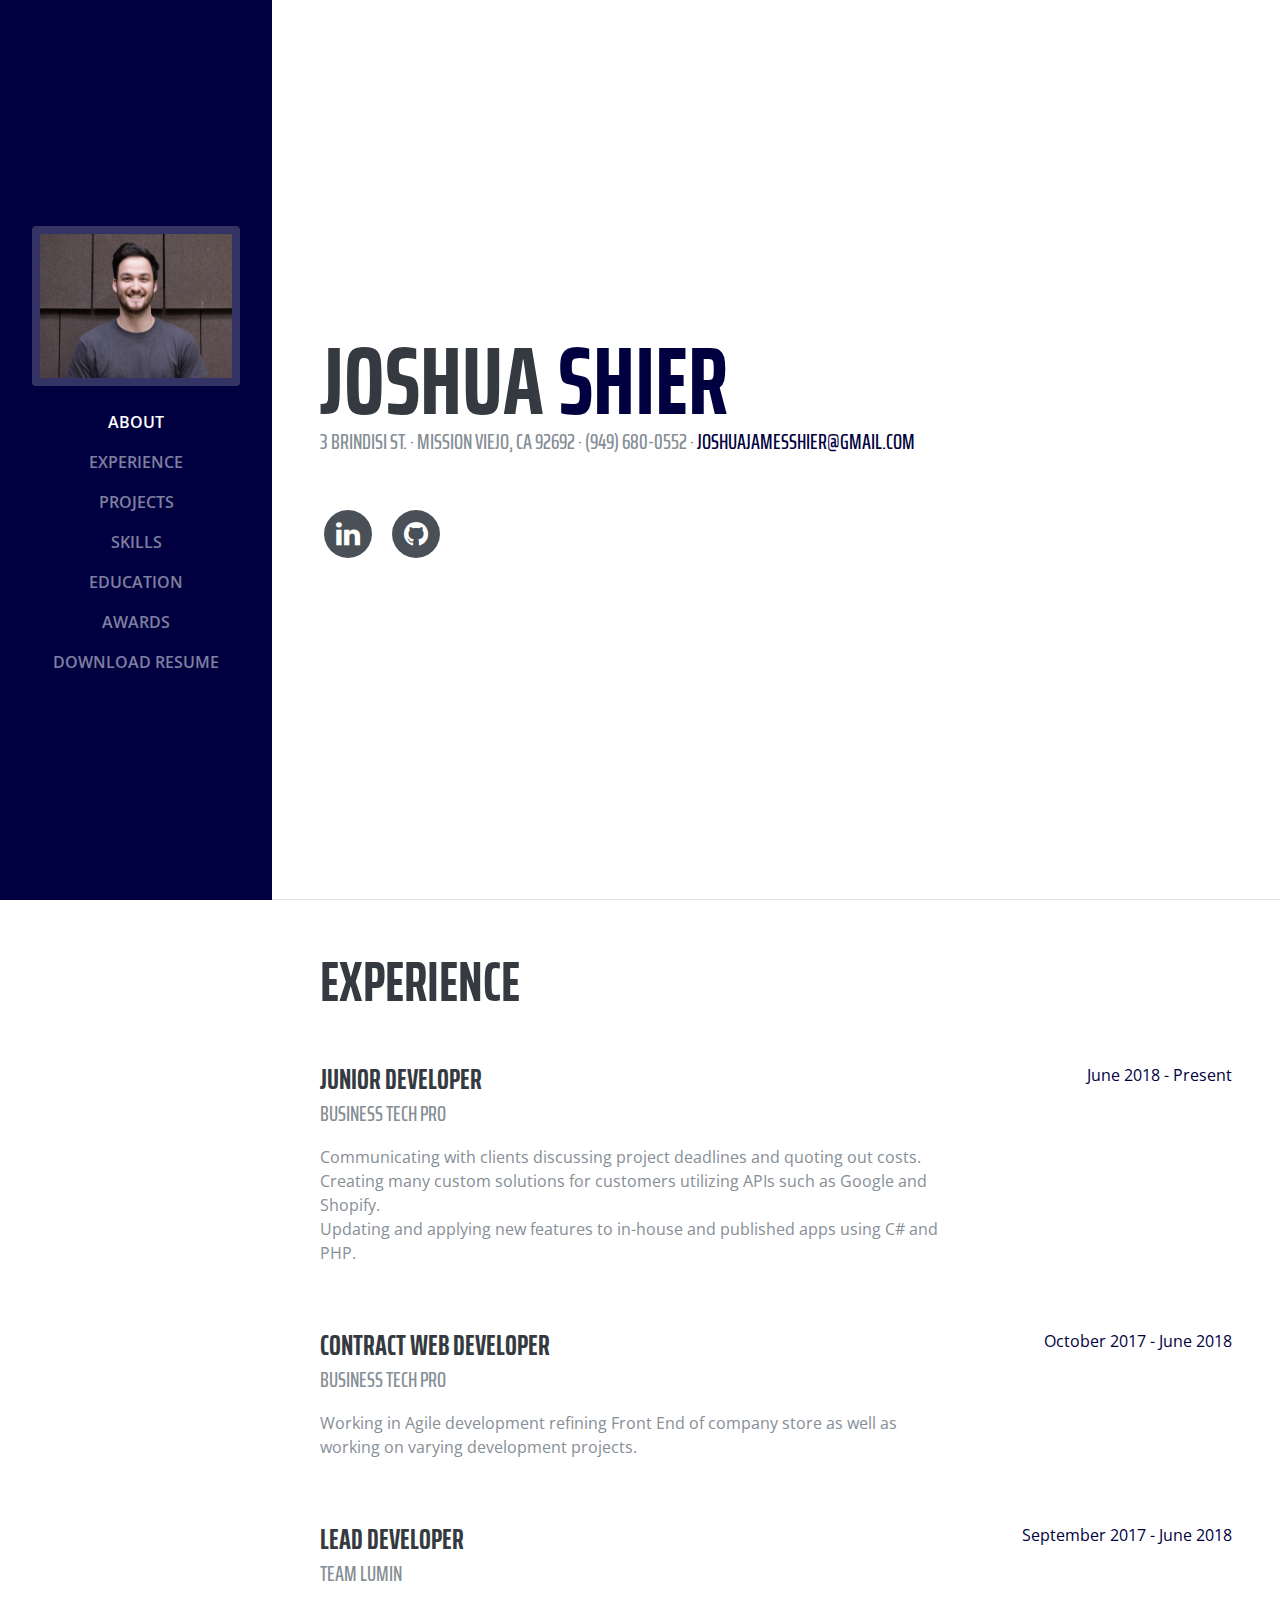
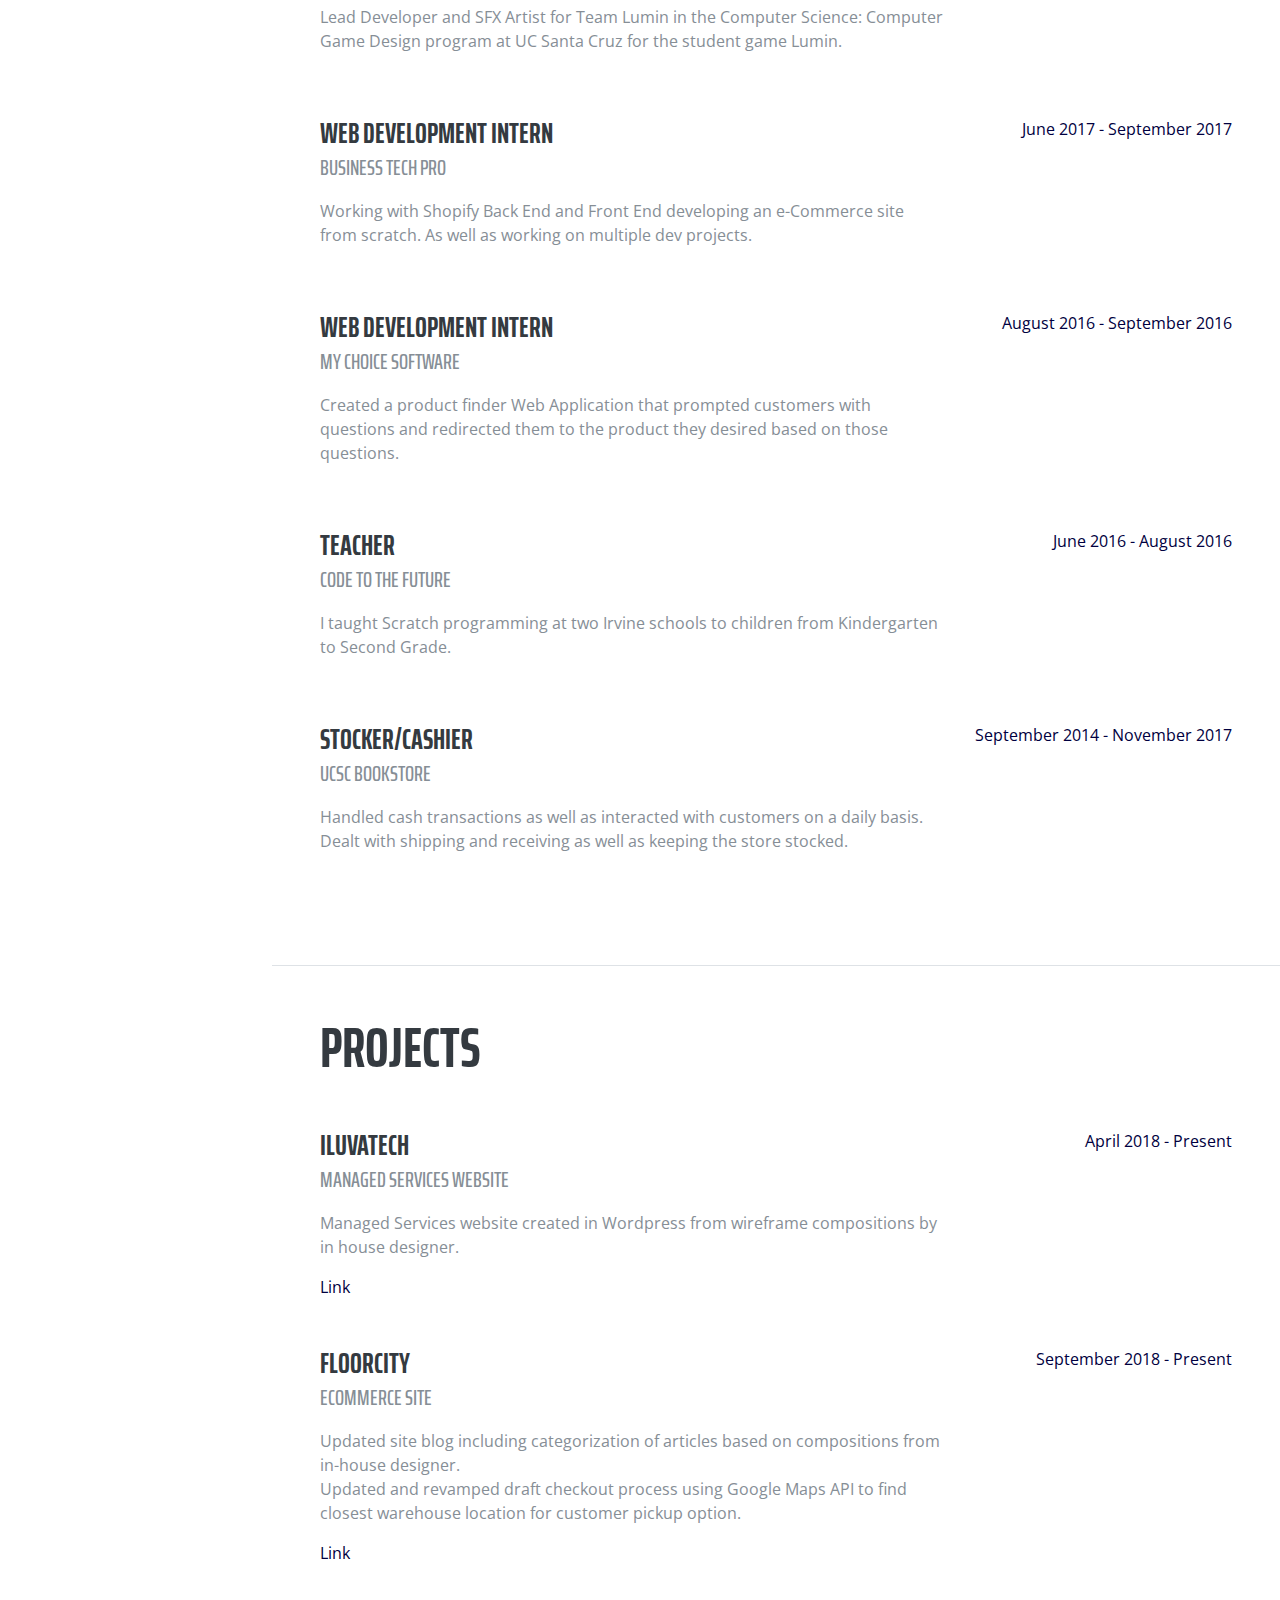
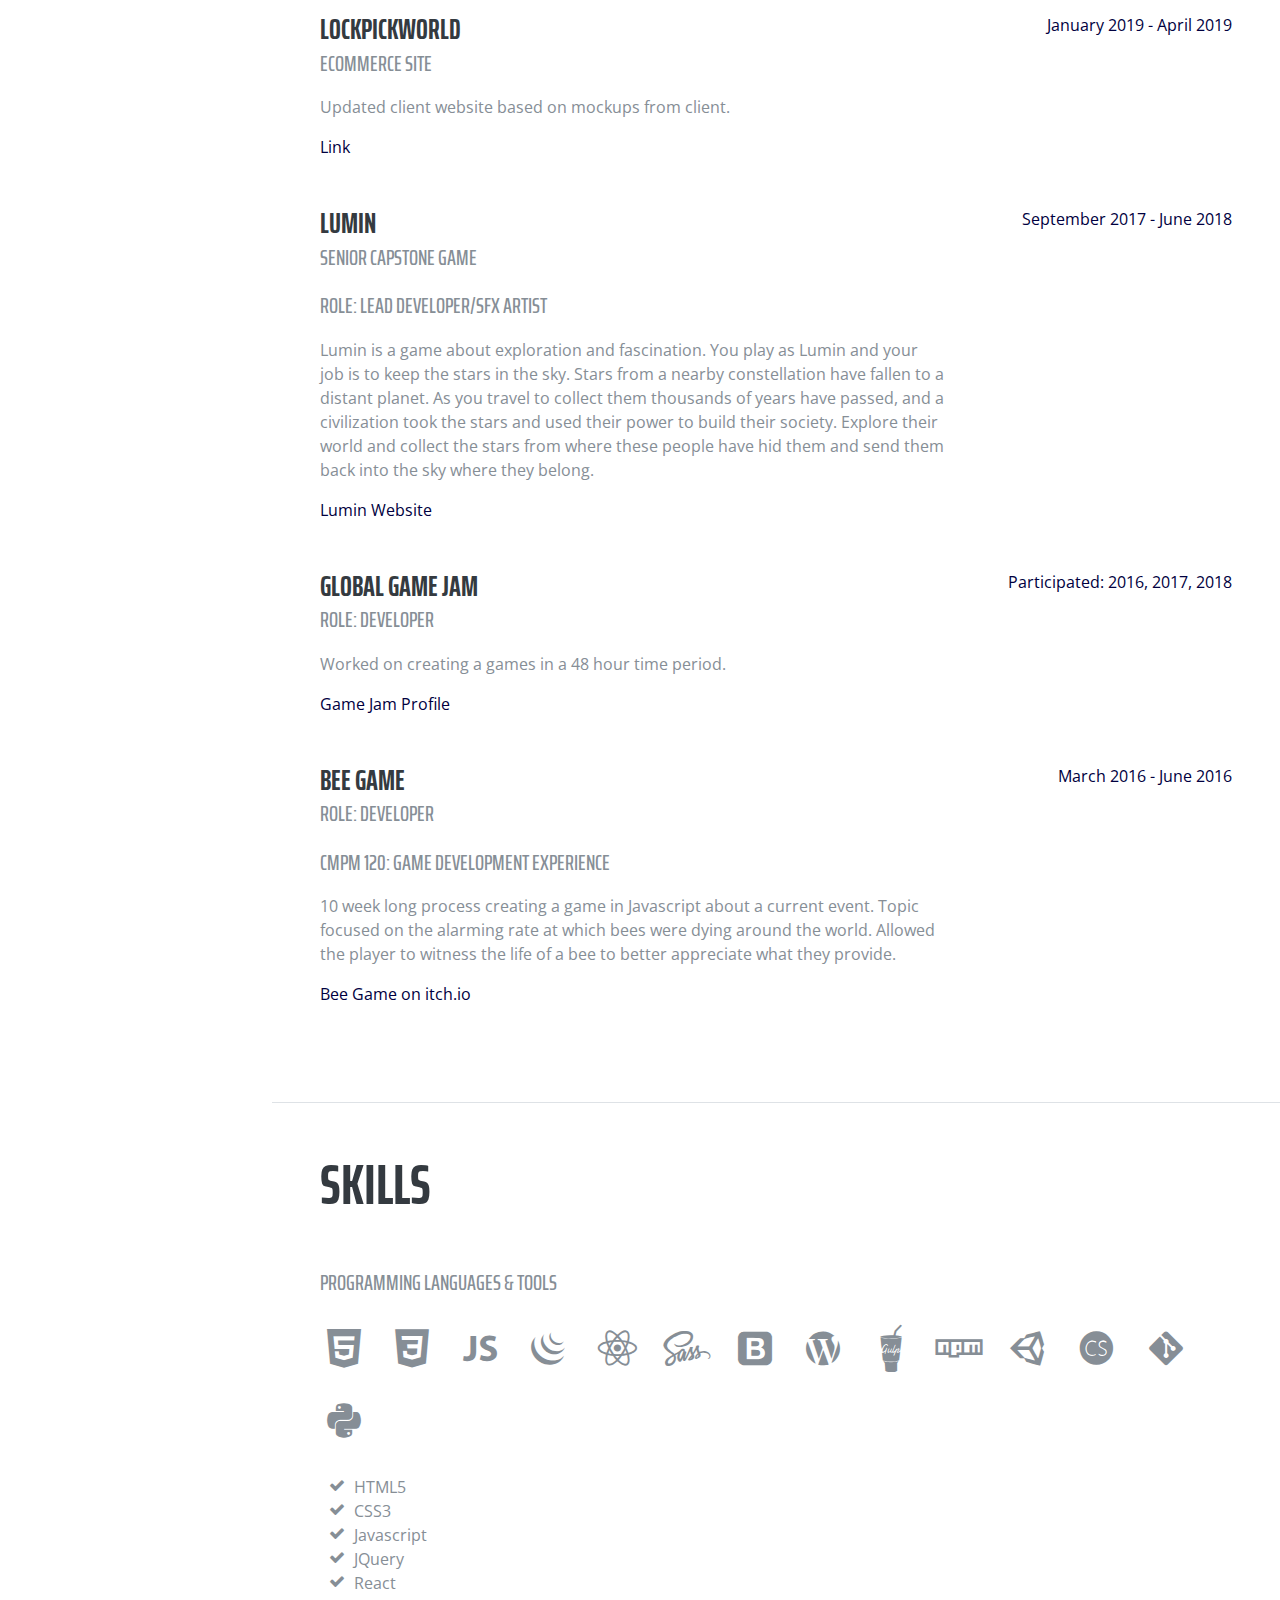
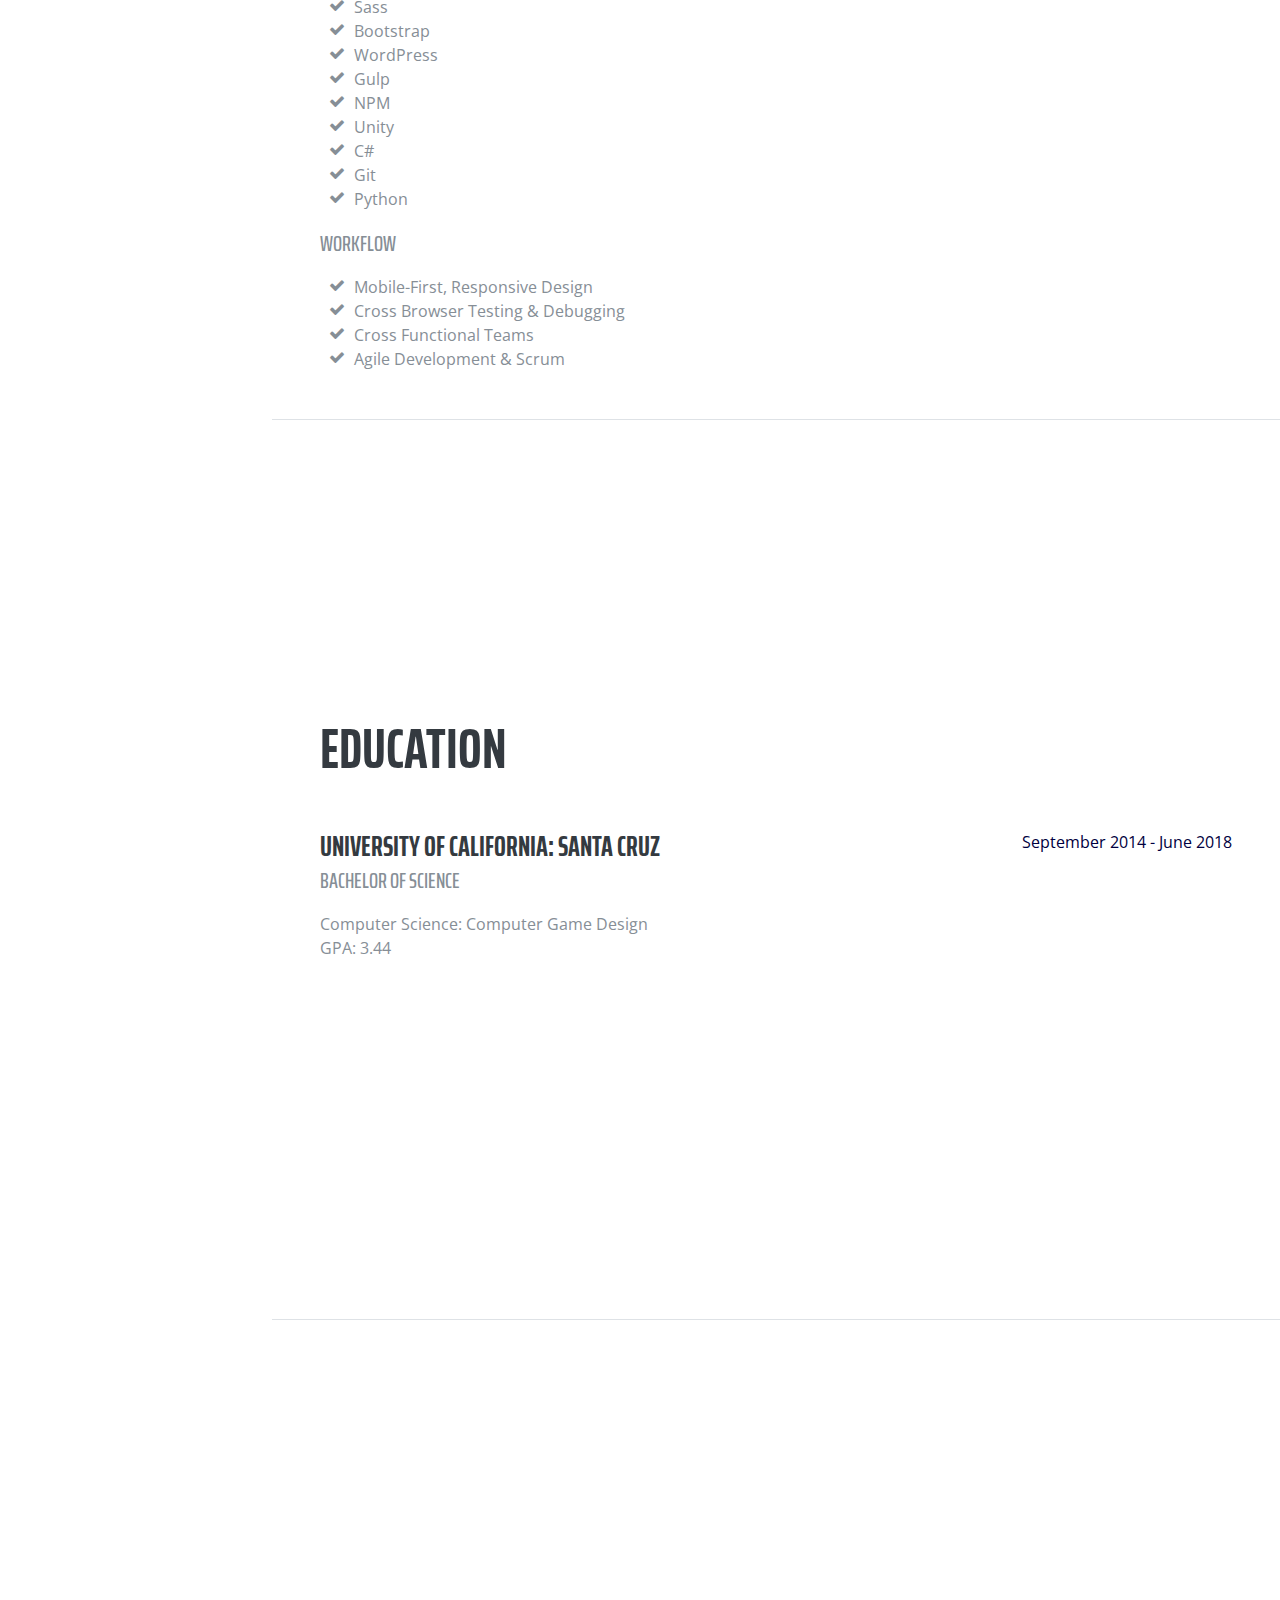
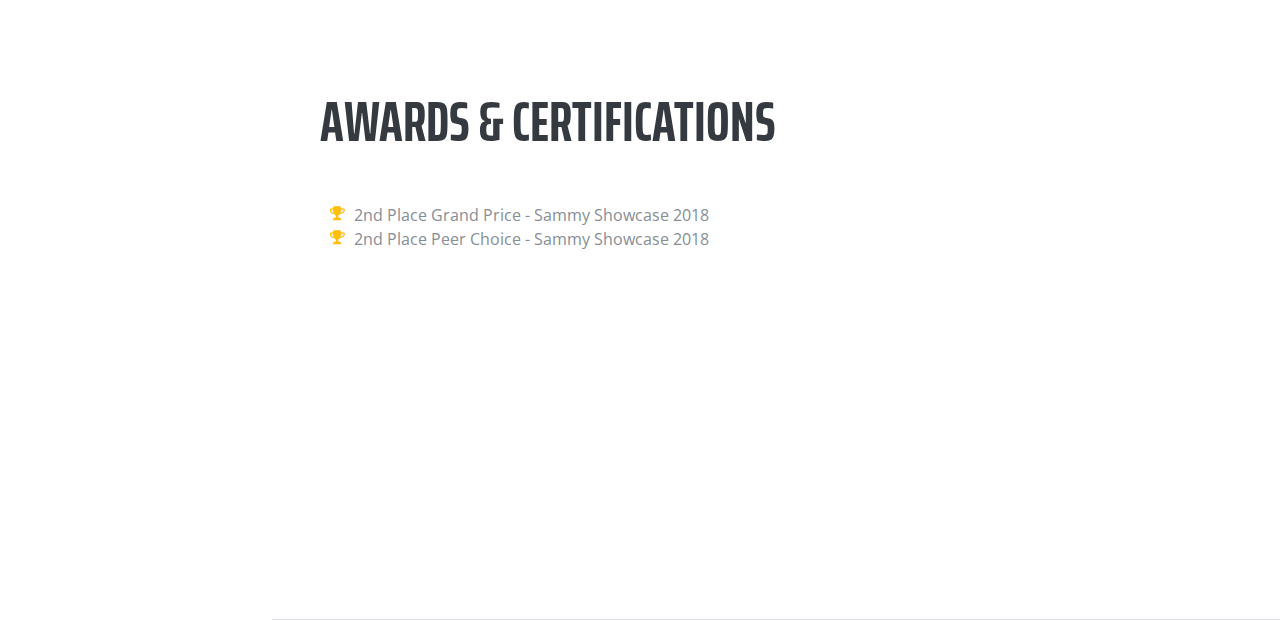
<file: index.html>
<!DOCTYPE html>
<html lang="en">

  <head>

    <meta charset="utf-8">
    <meta name="viewport" content="width=device-width, initial-scale=1, shrink-to-fit=no">
    <meta name="description" content="">
    <meta name="author" content="">

    <title>Joshua Shier</title>
    <link href="vendor/bootstrap/css/bootstrap.min.css" rel="stylesheet">
    <link href="https://fonts.googleapis.com/css?family=Saira+Extra+Condensed:100,200,300,400,500,600,700,800,900" rel="stylesheet">
    <link href="https://fonts.googleapis.com/css?family=Open+Sans:300,300i,400,400i,600,600i,700,700i,800,800i" rel="stylesheet">
    <link href="vendor/font-awesome/css/font-awesome.min.css" rel="stylesheet">
    <link href="vendor/devicons/css/devicons.min.css" rel="stylesheet">
    <link href="vendor/simple-line-icons/css/simple-line-icons.css" rel="stylesheet">
    <link href="css/resume.min.css" rel="stylesheet">

  </head>

  <body id="page-top">

    <nav class="navbar navbar-expand-lg navbar-dark bg-primary fixed-top" id="sideNav">
      <a class="navbar-brand js-scroll-trigger" href="#page-top">
        <span class="d-none d-lg-block">
          <img class="img-fluid img-profile rounded mx-auto mb-2" style="max-width: 13rem; max-height: 13rem;" src="img/Joshua.jpg" alt="">
        </span>
      </a>
      <button class="navbar-toggler" type="button" data-toggle="collapse" data-target="#navbarSupportedContent" aria-controls="navbarSupportedContent" aria-expanded="false" aria-label="Toggle navigation">
        <span class="navbar-toggler-icon"></span>
      </button>
      <div class="collapse navbar-collapse" id="navbarSupportedContent">
        <ul class="navbar-nav">
          <li class="nav-item">
            <a class="nav-link js-scroll-trigger" href="#about">About</a>
          </li>
          <li class="nav-item">
            <a class="nav-link js-scroll-trigger" href="#experience">Experience</a>
          </li>
          <li class="nav-item">
            <a class="nav-link js-scroll-trigger" href="#projects">Projects</a>
          </li>
          <li class="nav-item">
            <a class="nav-link js-scroll-trigger" href="#skills">Skills</a>
          </li>
          <li class="nav-item">
            <a class="nav-link js-scroll-trigger" href="#education">Education</a>
          </li>
          <li class="nav-item">
            <a class="nav-link js-scroll-trigger" href="#awards">Awards</a>
          </li>
          <li class="nav-item">
            <a class="nav-link js-scroll-trigger" href="Shier_Resume.pdf" download>Download Resume</a>
          </li>
        </ul>
      </div>
    </nav>

    <div class="container-fluid p-0">

      <section class="resume-section p-3 p-lg-5 d-flex d-column" id="about">
        <div class="my-auto">
          <h1 class="mb-0">Joshua
            <span class="text-primary">Shier</span>
          </h1>
          <div class="subheading mb-5">3 Brindisi St. · Mission Viejo, CA 92692 · (949) 680-0552 ·
            <a href="mailto:joshuajamesshier@gmail.com.com">joshuajamesshier@gmail.com</a>
          </div>
          <ul class="list-inline list-social-icons mb-0">
            <li class="list-inline-item">
              <a href="https://www.linkedin.com/in/joshua-shier/" target="_blank">
                <span class="fa-stack fa-lg">
                  <i class="fa fa-circle fa-stack-2x"></i>
                  <i class="fa fa-linkedin fa-stack-1x fa-inverse"></i>
                </span>
              </a>
            </li>
            <li class="list-inline-item">
              <a href="https://www.github.com/jshyer" target="_blank">
                <span class="fa-stack fa-lg">
                  <i class="fa fa-circle fa-stack-2x"></i>
                  <i class="fa fa-github fa-stack-1x fa-inverse"></i>
                </span>
              </a>
            </li>
          </ul>
        </div>
      </section>

      <section class="resume-section p-3 p-lg-5 d-flex flex-column" id="experience">
        <div class="my-auto">
          <h2 class="mb-5">Experience</h2>

          <div class="resume-item d-flex flex-column flex-md-row mb-5">
            <div class="resume-content mr-auto">
              <h3 class="mb-0">Junior Developer</h3>
              <div class="subheading mb-3">Business Tech Pro</div>
              <p>Communicating with clients discussing project deadlines and quoting out costs.
              <br>Creating many custom solutions for customers utilizing APIs such as Google and Shopify.
              <br>Updating and applying new features to in-house and published apps using C# and PHP.
              </p>
            </div>
            <div class="resume-date text-md-right">
              <span class="text-primary">June 2018 - Present</span>
            </div>
          </div>
          
          <div class="resume-item d-flex flex-column flex-md-row mb-5">
            <div class="resume-content mr-auto">
              <h3 class="mb-0">Contract Web Developer</h3>
              <div class="subheading mb-3">Business Tech Pro</div>
              <p>Working in Agile development refining Front End of company store as well as working on varying development projects.</p>
            </div>
            <div class="resume-date text-md-right">
              <span class="text-primary">October 2017 - June 2018</span>
            </div>
          </div>

          <div class="resume-item d-flex flex-column flex-md-row mb-5">
            <div class="resume-content mr-auto">
              <h3 class="mb-0">Lead Developer</h3>
              <div class="subheading mb-3">Team Lumin</div>
              <p>Lead Developer and SFX Artist for Team Lumin in the Computer Science: Computer Game Design program at UC Santa Cruz for the student game Lumin.</p>
            </div>
            <div class="resume-date text-md-right">
              <span class="text-primary">September 2017 - June 2018</span>
            </div>
          </div>

          <div class="resume-item d-flex flex-column flex-md-row mb-5">
            <div class="resume-content mr-auto">
              <h3 class="mb-0">Web Development Intern</h3>
              <div class="subheading mb-3">Business Tech Pro</div>
              <p>Working with Shopify Back End and Front End developing an e-Commerce site from scratch. As well as working on multiple dev projects.</p>
            </div>
            <div class="resume-date text-md-right">
              <span class="text-primary">June 2017 - September 2017</span>
            </div>
          </div>

          <div class="resume-item d-flex flex-column flex-md-row mb-5">
            <div class="resume-content mr-auto">
              <h3 class="mb-0">Web Development Intern</h3>
              <div class="subheading mb-3">My Choice Software</div>
              <p>Created a product finder Web Application that prompted customers with questions and redirected them to the product they desired based on those questions.
              </p>
            </div>
            <div class="resume-date text-md-right">
              <span class="text-primary">August 2016 - September 2016</span>
            </div>
          </div>

          <div class="resume-item d-flex flex-column flex-md-row mb-5">
            <div class="resume-content mr-auto">
              <h3 class="mb-0">Teacher</h3>
              <div class="subheading mb-3">Code To The Future</div>
              <p>I taught Scratch programming at two Irvine schools to children from Kindergarten to Second Grade.</p>
            </div>
            <div class="resume-date text-md-right">
              <span class="text-primary">June 2016 - August 2016</span>
            </div>
          </div>

          <div class="resume-item d-flex flex-column flex-md-row mb-5">
            <div class="resume-content mr-auto">
              <h3 class="mb-0">Stocker/Cashier</h3>
              <div class="subheading mb-3">UCSC Bookstore</div>
              <p>Handled cash transactions as well as interacted with customers on a daily basis. Dealt with shipping and receiving as well as keeping the store stocked.</p>
            </div>
            <div class="resume-date text-md-right">
              <span class="text-primary">September 2014 - November 2017</span>
            </div>
          </div>

        </div>

      </section>

      <section class="resume-section p-3 p-lg-5 d-flex flex-column" id="resume">
        <div class="my-auto">
          <h2 class="mb-5" id="projects">Projects</h2>
          
          <div class="resume-item d-flex flex-column flex-md-row mb-5">
            <div class="resume-content mr-auto">
              <h3 class="mb-0">IluvaTech</h3>
              <div class="subheading mb-3">Managed Services Website</div>

              <p>Managed Services website created in Wordpress from wireframe compositions by in house designer.</p>
              <a href="http://www.iluvatech.com" target="_blank">Link</a>
            </div>
            <div class="resume-date text-md-right">
              <span class="text-primary">April 2018 - Present</span>
            </div>
          </div>
          
          <div class="resume-item d-flex flex-column flex-md-row mb-5">
            <div class="resume-content mr-auto">
              <h3 class="mb-0">FloorCity</h3>
              <div class="subheading mb-3">eCommerce Site</div>

              <p>Updated site blog including categorization of articles based on compositions from in-house designer.<br>
                Updated and revamped draft checkout process using Google Maps API to find closest warehouse location for customer pickup option.
              </p>
              <a href="http://www.floorcity.com" target="_blank">Link</a>
            </div>
            <div class="resume-date text-md-right">
              <span class="text-primary">September 2018 - Present</span>
            </div>
          </div>
          
          <div class="resume-item d-flex flex-column flex-md-row mb-5">
            <div class="resume-content mr-auto">
              <h3 class="mb-0">LockpickWorld</h3>
              <div class="subheading mb-3">eCommerce Site</div>

              <p>Updated client website based on mockups from client.</p>
              <a href="http://www.lockpickworld.com" target="_blank">Link</a>
            </div>
            <div class="resume-date text-md-right">
              <span class="text-primary">January 2019 - April 2019</span>
            </div>
          </div>
          
          <div class="resume-item d-flex flex-column flex-md-row mb-5">
            <div class="resume-content mr-auto">
              <h3 class="mb-0">Lumin</h3>
              <div class="subheading mb-3">Senior Capstone Game</div>
              <div class="subheading mb-3">Role: Lead Developer/SFX Artist</div>

              <p>Lumin is a game about exploration and fascination. You play as Lumin and your job is to keep the stars in the sky. Stars from a nearby constellation have fallen to a distant planet. As you travel to collect them thousands of years have passed, and a civilization took the stars and used their power to build their society. Explore their world and collect the stars from where these people have hid them and send them back into the sky where they belong.</p>
              <a href="http://www.playlumin.com" target="_blank">Lumin Website</a>
            </div>
            <div class="resume-date text-md-right">
              <span class="text-primary">September 2017 - June 2018</span>
            </div>
          </div>

          <div class="resume-item d-flex flex-column flex-md-row mb-5">
            <div class="resume-content mr-auto">
              <h3 class="mb-0">Global Game Jam</h3>
              <div class="subheading mb-3">Role: Developer</div>
              <p>Worked on creating a games in a 48 hour time period.</p>
              <a href="https://globalgamejam.org/users/joshua-shier" target="_blank">Game Jam Profile</a>
            </div>
            <div class="resume-date text-md-right">
              <span class="text-primary">Participated: 2016, 2017, 2018</span>
            </div>
          </div>

          <div class="resume-item d-flex flex-column flex-md-row mb-5">
            <div class="resume-content mr-auto">
              <h3 class="mb-0">Bee Game</h3>
              <div class="subheading mb-3">Role: Developer</div>
              <div class="subheading mb-3">CMPM 120: Game Development Experience</div>
              <p>10 week long process creating a game in Javascript about a current event. Topic focused on the alarming rate at which bees were dying around the world. Allowed the player to witness the life of a bee to better appreciate what they provide.</p>
              <a href="https://jshier.itch.io/bee-game" target="_blank">Bee Game on itch.io</a>
            </div>
            <div class="resume-date text-md-right">
              <span class="text-primary">March 2016 - June 2016</span>
            </div>
          </div>

        </div>
      </section>

      <section class="resume-section p-3 p-lg-5 d-flex flex-column" id="skills">
        <div class="my-auto">
          <h2 class="mb-5">Skills</h2>

          <div class="subheading mb-3">Programming Languages &amp; Tools</div>
          <ul class="list-inline list-icons">
            <li class="list-inline-item">
              <i class="devicons devicons-html5"></i>
            </li>
            <li class="list-inline-item">
              <i class="devicons devicons-css3"></i>
            </li>
            <li class="list-inline-item">
              <i class="devicons devicons-javascript"></i>
            </li>
            <li class="list-inline-item">
              <i class="devicons devicons-jquery"></i>
            </li>
            <li class="list-inline-item">
              <i class="devicons devicons-react"></i>
            </li>
            <li class="list-inline-item">
              <i class="devicons devicons-sass"></i>
            </li>
            <li class="list-inline-item">
              <i class="devicons devicons-bootstrap"></i>
            </li>
            <li class="list-inline-item">
              <i class="devicons devicons-wordpress"></i>
            </li>
            <li class="list-inline-item">
              <i class="devicons devicons-gulp"></i>
            </li>
            <li class="list-inline-item">
              <i class="devicons devicons-npm"></i>
            </li>
            <li class="list-inline-item">
              <i class="devicons devicons-unity_small"></i>
            </li>
            <li class="list-inline-item">
              <i class="devicons devicons-scriptcs"></i>
            </li>
            <li class="list-inline-item">
              <i class="devicons devicons-git"></i>
            </li>
            <li class="list-inline-item">
              <i class="devicons devicons-python"></i>
            </li>
          </ul>
          <ul class="fa-ul mb-3">
            <li>
              <i class="fa-li fa fa-check"></i>
              HTML5</li>
            <li>
              <i class="fa-li fa fa-check"></i>
              CSS3</li>
            <li>
              <i class="fa-li fa fa-check"></i>
              Javascript</li>
            <li>
              <i class="fa-li fa fa-check"></i>
              JQuery</li>
            <li>
              <i class="fa-li fa fa-check"></i>
              React</li>
            <li>
              <i class="fa-li fa fa-check"></i>
              Sass</li>
            <li>
              <i class="fa-li fa fa-check"></i>
              Bootstrap</li>
            <li>
              <i class="fa-li fa fa-check"></i>
              WordPress</li>
            <li>
              <i class="fa-li fa fa-check"></i>
              Gulp</li>
            <li>
              <i class="fa-li fa fa-check"></i>
              NPM</li>
            <li>
              <i class="fa-li fa fa-check"></i>
              Unity</li>
            <li>
              <i class="fa-li fa fa-check"></i>
              C#</li>
            <li>
              <i class="fa-li fa fa-check"></i>
              Git</li>
            <li>
              <i class="fa-li fa fa-check"></i>
              Python</li>
          </ul>

          <div class="subheading mb-3">Workflow</div>
          <ul class="fa-ul mb-0">
            <li>
              <i class="fa-li fa fa-check"></i>
              Mobile-First, Responsive Design</li>
            <li>
              <i class="fa-li fa fa-check"></i>
              Cross Browser Testing &amp; Debugging</li>
            <li>
              <i class="fa-li fa fa-check"></i>
              Cross Functional Teams</li>
            <li>
              <i class="fa-li fa fa-check"></i>
              Agile Development &amp; Scrum</li>
          </ul>
        </div>
      </section>

      <section class="resume-section p-3 p-lg-5 d-flex flex-column" id="education">
        <div class="my-auto">
          <h2 class="mb-5">Education</h2>

          <div class="resume-item d-flex flex-column flex-md-row mb-5">
            <div class="resume-content mr-auto">
              <h3 class="mb-0">University of California: Santa Cruz</h3>
              <div class="subheading mb-3">Bachelor of Science</div>
              <div>Computer Science: Computer Game Design</div>
              <p>GPA: 3.44</p>
            </div>
            <div class="resume-date text-md-right">
              <span class="text-primary">September 2014 - June 2018</span>
            </div>
          </div>

        </div>
      </section>

      <section class="resume-section p-3 p-lg-5 d-flex flex-column" id="awards">
        <div class="my-auto">
          <h2 class="mb-5">Awards &amp; Certifications</h2>
          <ul class="fa-ul mb-0">
            <li>
              <i class="fa-li fa fa-trophy text-warning"></i>
              2nd Place Grand Price - Sammy Showcase 2018</li>
            <li>
              <i class="fa-li fa fa-trophy text-warning"></i>
              2nd Place Peer Choice - Sammy Showcase 2018</li>
          </ul>
        </div>
      </section>

    </div>

    <script src="vendor/jquery/jquery.min.js"></script>
    <script src="vendor/bootstrap/js/bootstrap.bundle.min.js"></script>

    <script src="vendor/jquery-easing/jquery.easing.min.js"></script>

    <script src="js/resume.min.js"></script>

  </body>

</html>
</file>
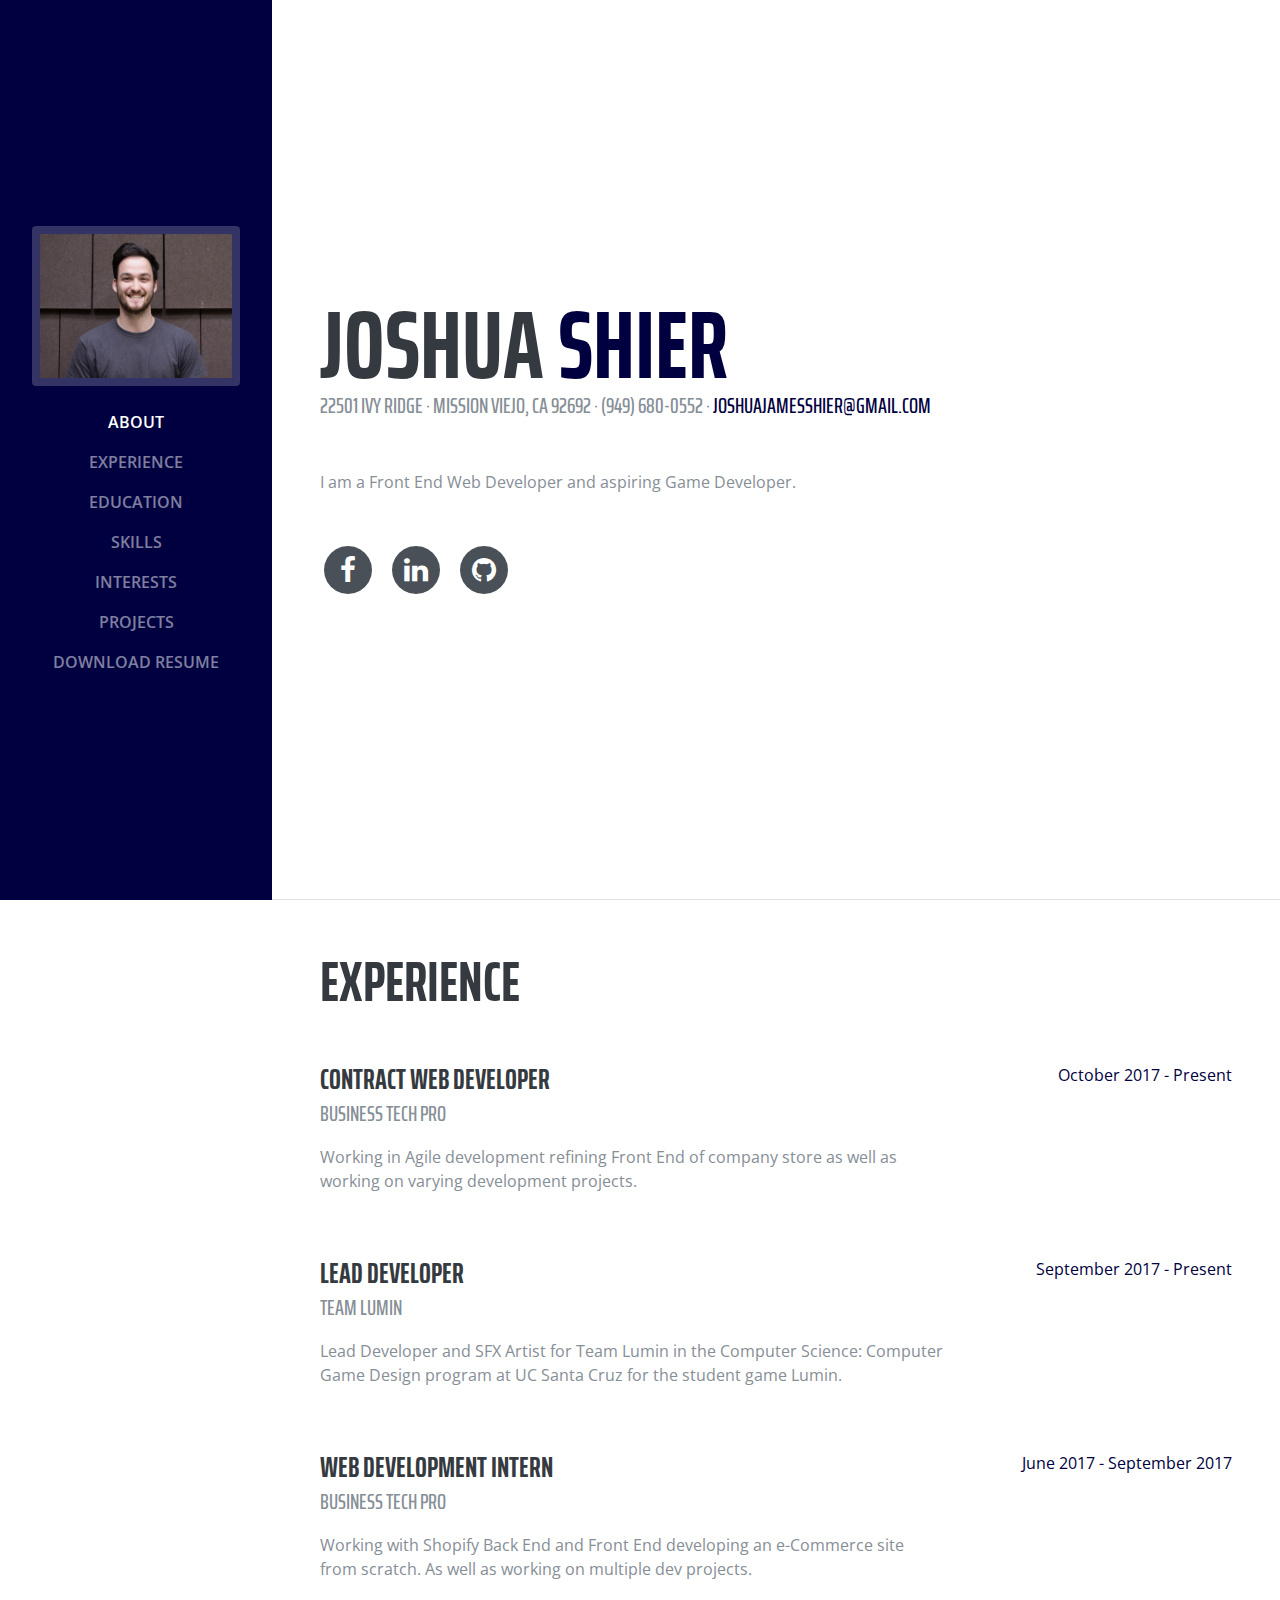
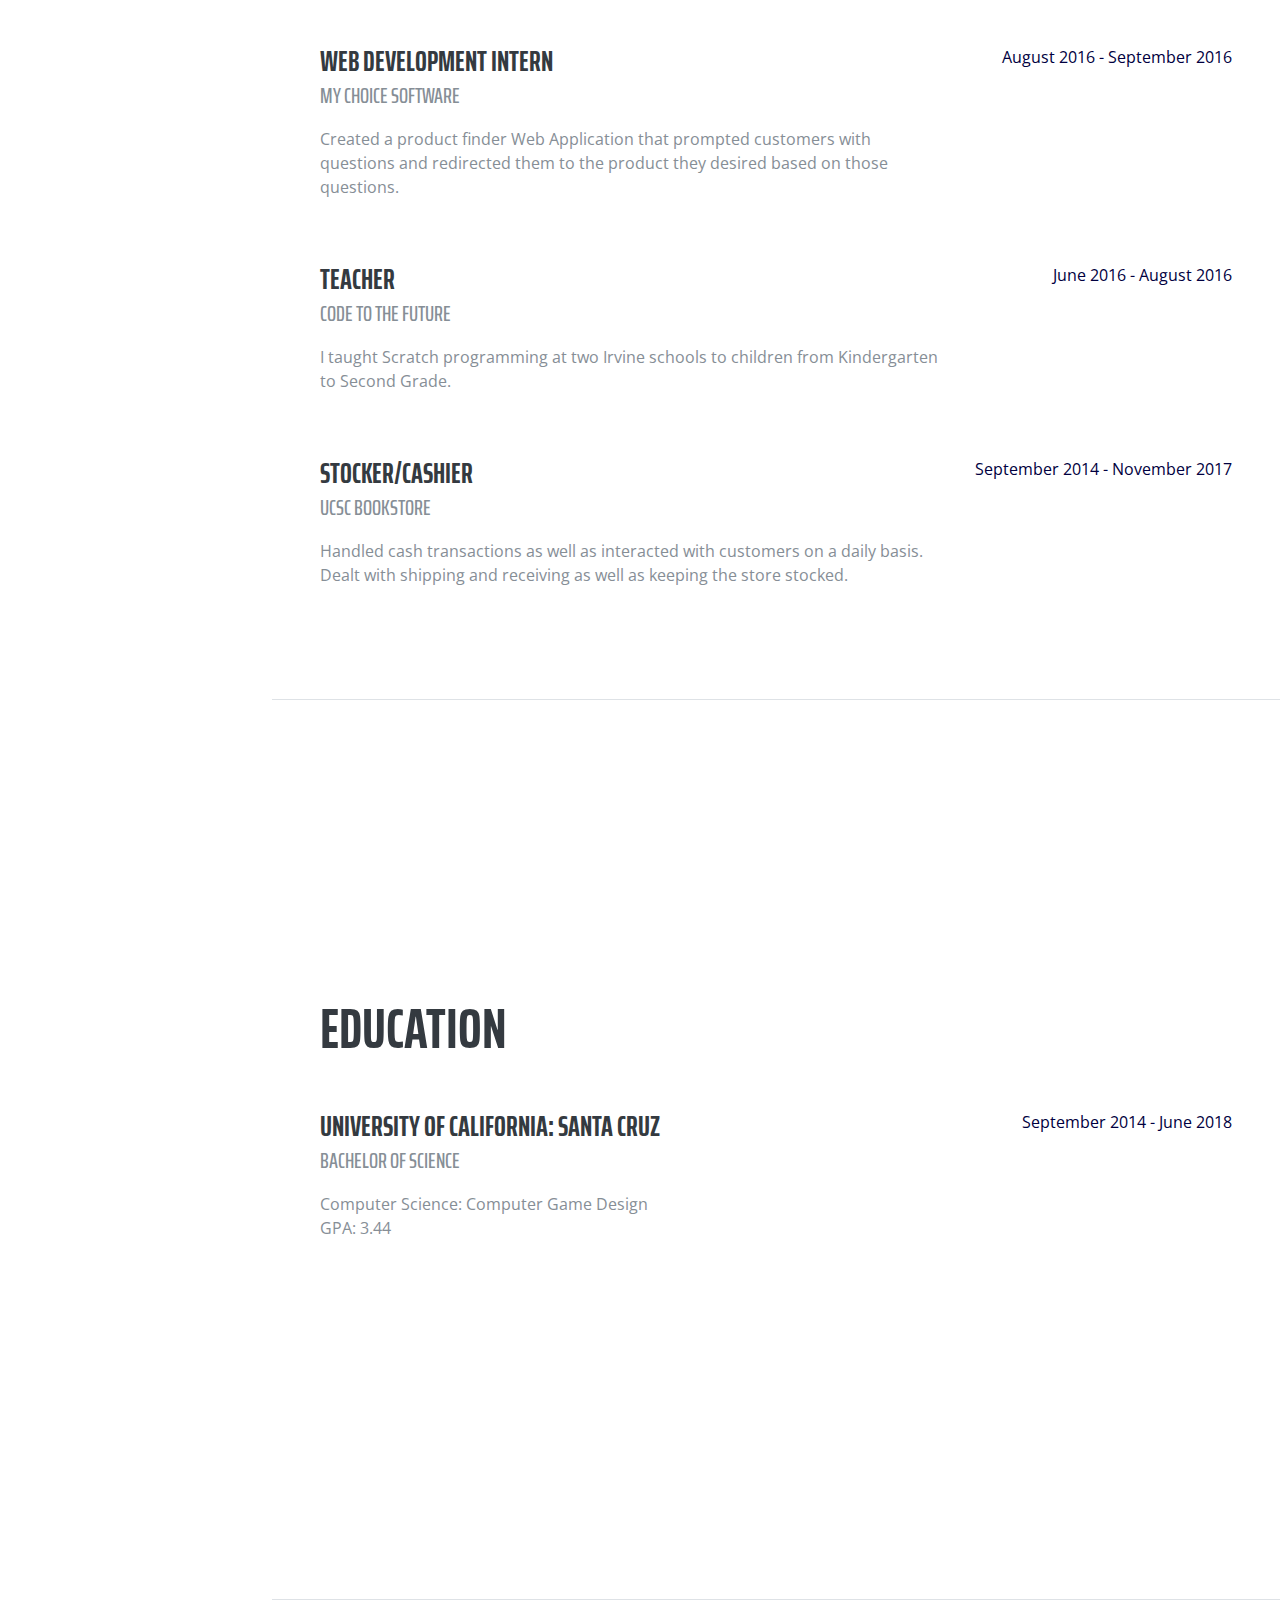
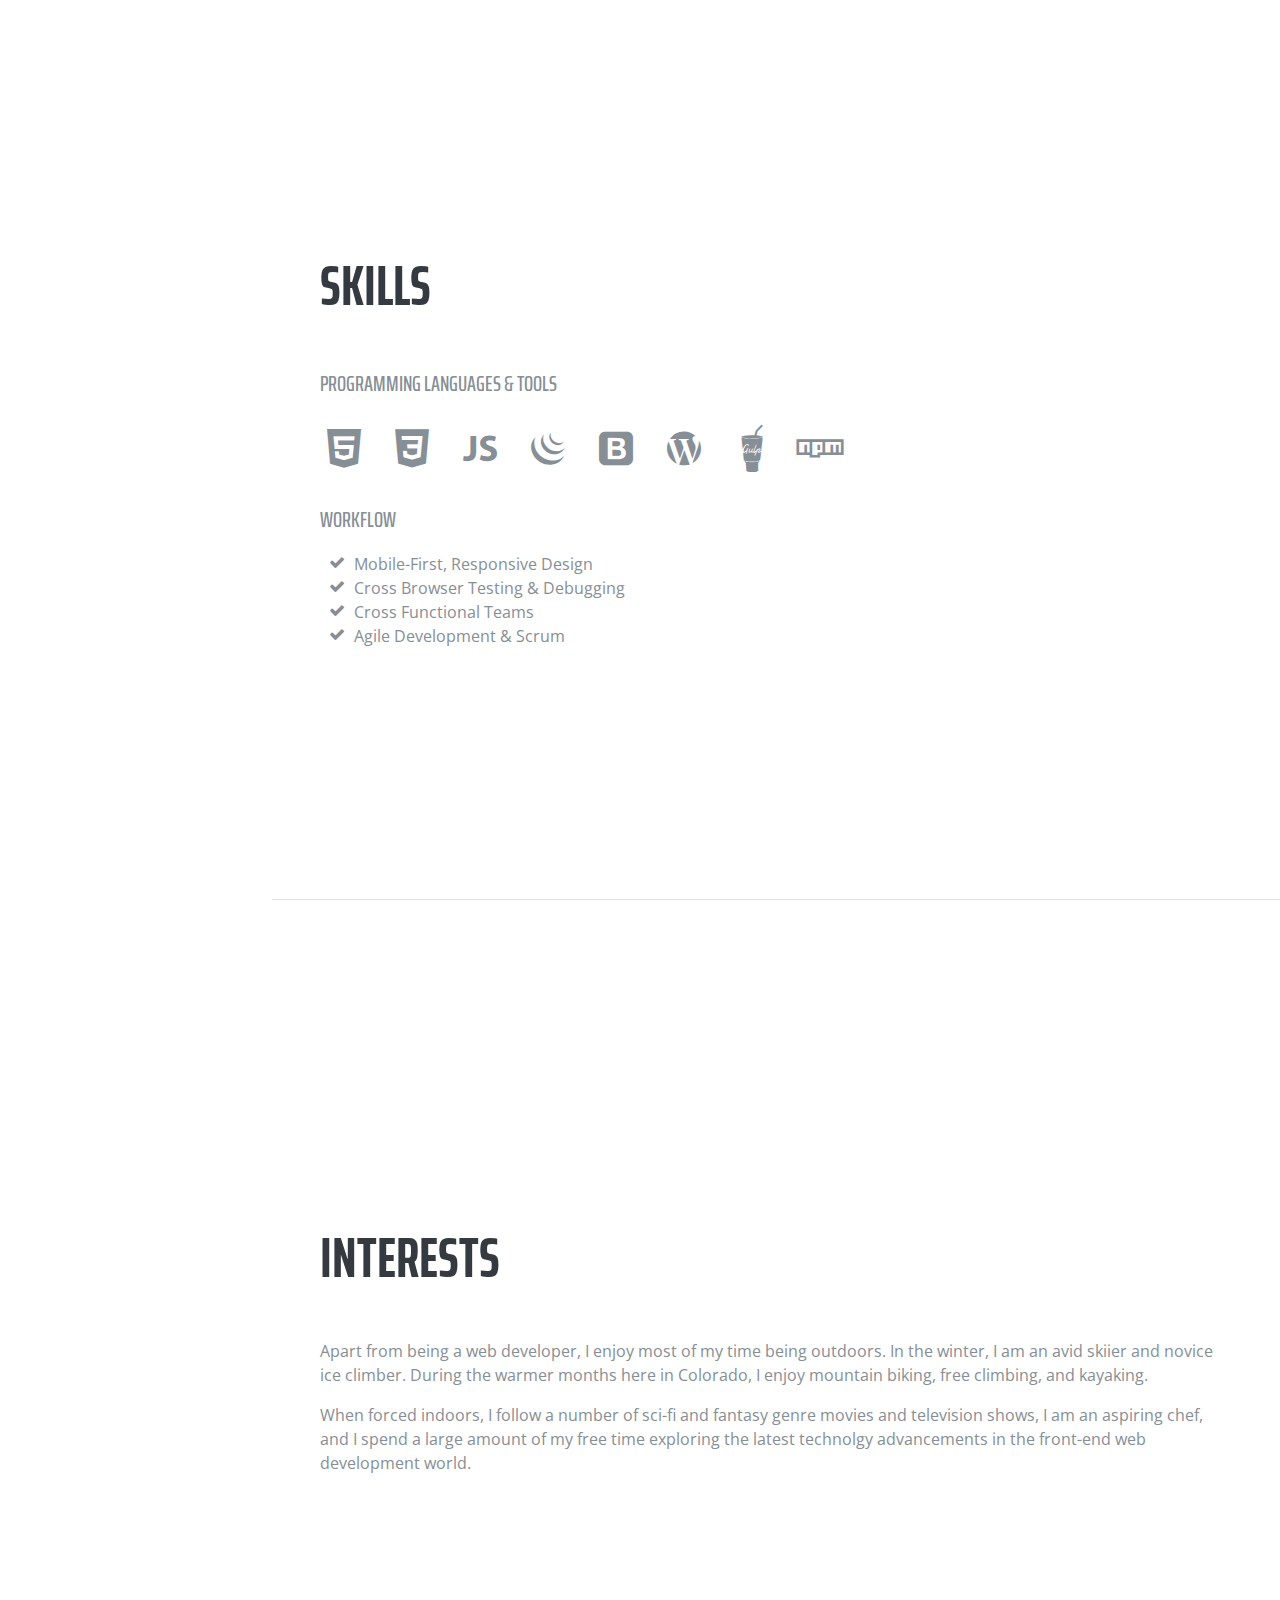
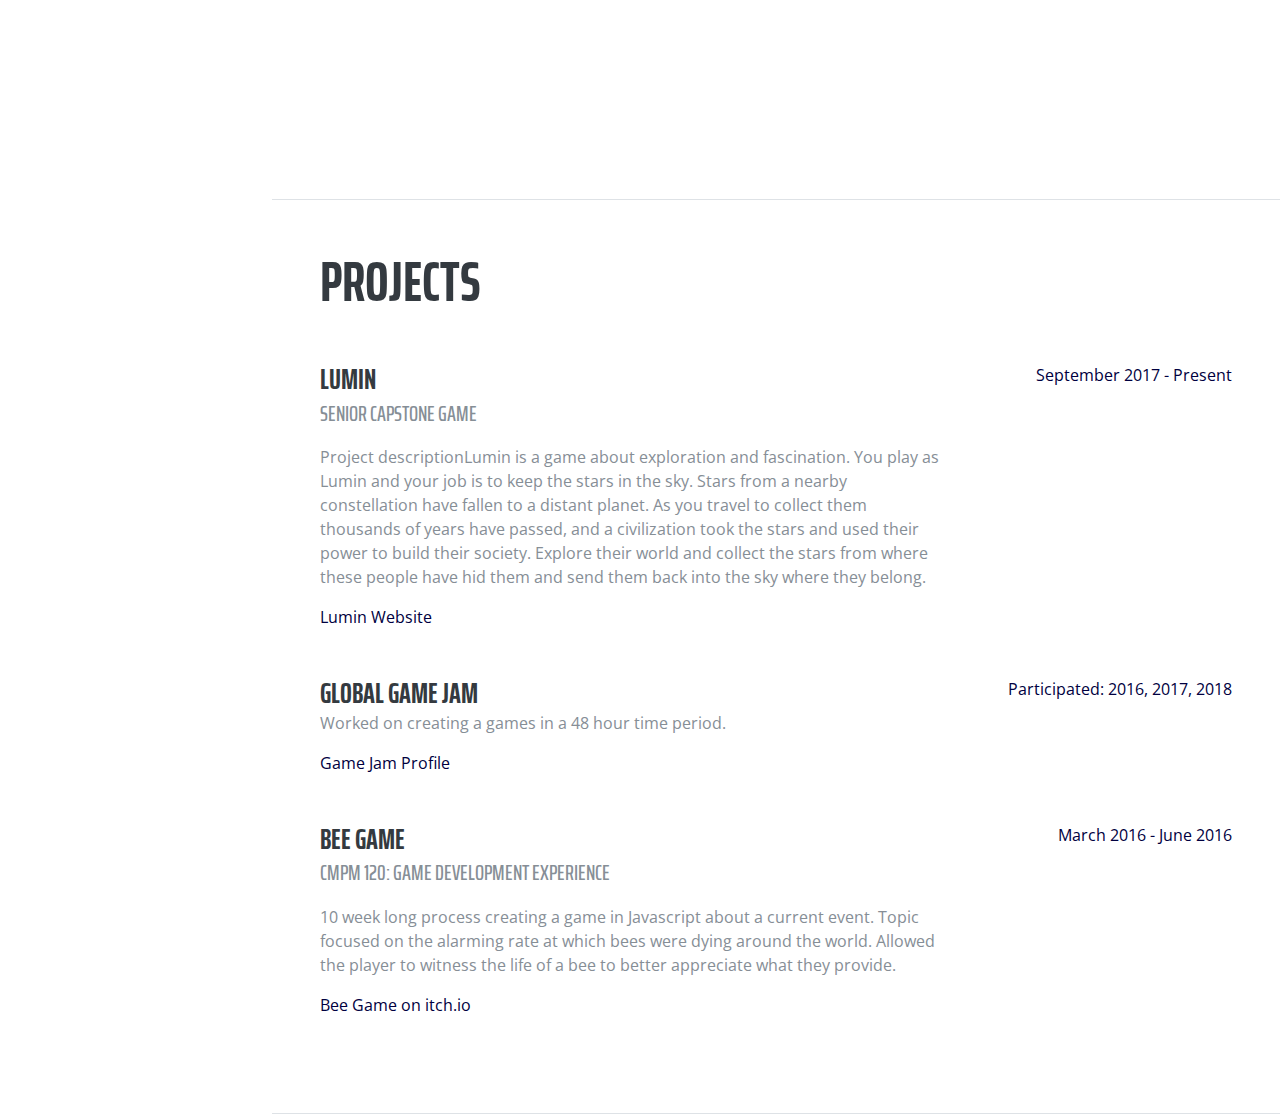
<file: joshuashier/index.html>
<!DOCTYPE html>
<html lang="en">

  <head>

    <meta charset="utf-8">
    <meta name="viewport" content="width=device-width, initial-scale=1, shrink-to-fit=no">
    <meta name="description" content="">
    <meta name="author" content="">

    <title>Joshua Shier</title>

    <!-- Bootstrap core CSS -->
    <link href="vendor/bootstrap/css/bootstrap.min.css" rel="stylesheet">

    <!-- Custom fonts for this template -->
    <link href="https://fonts.googleapis.com/css?family=Saira+Extra+Condensed:100,200,300,400,500,600,700,800,900" rel="stylesheet">
    <link href="https://fonts.googleapis.com/css?family=Open+Sans:300,300i,400,400i,600,600i,700,700i,800,800i" rel="stylesheet">
    <link href="vendor/font-awesome/css/font-awesome.min.css" rel="stylesheet">
    <link href="vendor/devicons/css/devicons.min.css" rel="stylesheet">
    <link href="vendor/simple-line-icons/css/simple-line-icons.css" rel="stylesheet">

    <!-- Custom styles for this template -->
    <link href="css/resume.min.css" rel="stylesheet">

  </head>

  <body id="page-top">

    <nav class="navbar navbar-expand-lg navbar-dark bg-primary fixed-top" id="sideNav">
      <a class="navbar-brand js-scroll-trigger" href="#page-top">
        <span class="d-block d-lg-none">Start Bootstrap</span>
        <span class="d-none d-lg-block">
          <img class="img-fluid img-profile rounded mx-auto mb-2" style="max-width: 13rem; max-height: 13rem;" src="img/Joshua.jpg" alt="">
        </span>
      </a>
      <button class="navbar-toggler" type="button" data-toggle="collapse" data-target="#navbarSupportedContent" aria-controls="navbarSupportedContent" aria-expanded="false" aria-label="Toggle navigation">
        <span class="navbar-toggler-icon"></span>
      </button>
      <div class="collapse navbar-collapse" id="navbarSupportedContent">
        <ul class="navbar-nav">
          <li class="nav-item">
            <a class="nav-link js-scroll-trigger" href="#about">About</a>
          </li>
          <li class="nav-item">
            <a class="nav-link js-scroll-trigger" href="#experience">Experience</a>
          </li>
          <li class="nav-item">
            <a class="nav-link js-scroll-trigger" href="#education">Education</a>
          </li>
          <li class="nav-item">
            <a class="nav-link js-scroll-trigger" href="#skills">Skills</a>
          </li>
          <li class="nav-item">
            <a class="nav-link js-scroll-trigger" href="#interests">Interests</a>
          </li>
          <li class="nav-item">
            <a class="nav-link js-scroll-trigger" href="#projects">Projects</a>
          </li>
          <li class="nav-item">
            <a class="nav-link js-scroll-trigger" href="Resume.pdf" download>Download Resume</a>
          </li>
        </ul>
      </div>
    </nav>

    <div class="container-fluid p-0">

      <section class="resume-section p-3 p-lg-5 d-flex d-column" id="about">
        <div class="my-auto">
          <h1 class="mb-0">Joshua
            <span class="text-primary">Shier</span>
          </h1>
          <div class="subheading mb-5">22501 Ivy Ridge · Mission Viejo, CA 92692 · (949) 680-0552 ·
            <a href="mailto:name@email.com">joshuajamesshier@gmail.com</a>
          </div>
          <p class="mb-5">I am a Front End Web Developer and aspiring Game Developer.</p>
          <ul class="list-inline list-social-icons mb-0">
            <li class="list-inline-item">
              <a href="https://www.facebook.com/joshua.shier.3" target="_blank">
                <span class="fa-stack fa-lg">
                  <i class="fa fa-circle fa-stack-2x"></i>
                  <i class="fa fa-facebook fa-stack-1x fa-inverse"></i>
                </span>
              </a>
            </li>
            <!-- <li class="list-inline-item">
              <a href="#">
                <span class="fa-stack fa-lg">
                  <i class="fa fa-circle fa-stack-2x"></i>
                  <i class="fa fa-twitter fa-stack-1x fa-inverse"></i>
                </span>
              </a>
            </li> -->
            <li class="list-inline-item">
              <a href="https://www.linkedin.com/in/joshua-shier/" target="_blank">
                <span class="fa-stack fa-lg">
                  <i class="fa fa-circle fa-stack-2x"></i>
                  <i class="fa fa-linkedin fa-stack-1x fa-inverse"></i>
                </span>
              </a>
            </li>
            <li class="list-inline-item">
              <a href="https://www.github.com/jshyer" target="_blank">
                <span class="fa-stack fa-lg">
                  <i class="fa fa-circle fa-stack-2x"></i>
                  <i class="fa fa-github fa-stack-1x fa-inverse"></i>
                </span>
              </a>
            </li>
          </ul>
        </div>
      </section>

      <section class="resume-section p-3 p-lg-5 d-flex flex-column" id="experience">
        <div class="my-auto">
          <h2 class="mb-5">Experience</h2>

          <div class="resume-item d-flex flex-column flex-md-row mb-5">
            <div class="resume-content mr-auto">
              <h3 class="mb-0">Contract Web Developer</h3>
              <div class="subheading mb-3">Business Tech Pro</div>
              <p>Working in Agile development refining Front End of company store as well as working on varying development projects.</p>
            </div>
            <div class="resume-date text-md-right">
              <span class="text-primary">October 2017 - Present</span>
            </div>
          </div>

          <div class="resume-item d-flex flex-column flex-md-row mb-5">
            <div class="resume-content mr-auto">
              <h3 class="mb-0">Lead Developer</h3>
              <div class="subheading mb-3">Team Lumin</div>
              <p>Lead Developer and SFX Artist for Team Lumin in the Computer Science: Computer Game Design program at UC Santa Cruz for the student game Lumin.</p>
            </div>
            <div class="resume-date text-md-right">
              <span class="text-primary">September 2017 - Present</span>
            </div>
          </div>

          <div class="resume-item d-flex flex-column flex-md-row mb-5">
            <div class="resume-content mr-auto">
              <h3 class="mb-0">Web Development Intern</h3>
              <div class="subheading mb-3">Business Tech Pro</div>
              <p>Working with Shopify Back End and Front End developing an e-Commerce site from scratch. As well as working on multiple dev projects.</p>
            </div>
            <div class="resume-date text-md-right">
              <span class="text-primary">June 2017 - September 2017</span>
            </div>
          </div>

          <div class="resume-item d-flex flex-column flex-md-row mb-5">
            <div class="resume-content mr-auto">
              <h3 class="mb-0">Web Development Intern</h3>
              <div class="subheading mb-3">My Choice Software</div>
              <p>Created a product finder Web Application that prompted customers with questions and redirected them to the product they desired based on those questions.
              </p>
            </div>
            <div class="resume-date text-md-right">
              <span class="text-primary">August 2016 - September 2016</span>
            </div>
          </div>

          <div class="resume-item d-flex flex-column flex-md-row mb-5">
            <div class="resume-content mr-auto">
              <h3 class="mb-0">Teacher</h3>
              <div class="subheading mb-3">Code To The Future</div>
              <p>I taught Scratch programming at two Irvine schools to children from Kindergarten to Second Grade.</p>
            </div>
            <div class="resume-date text-md-right">
              <span class="text-primary">June 2016 - August 2016</span>
            </div>
          </div>

          <div class="resume-item d-flex flex-column flex-md-row mb-5">
            <div class="resume-content mr-auto">
              <h3 class="mb-0">Stocker/Cashier</h3>
              <div class="subheading mb-3">UCSC Bookstore</div>
              <p>Handled cash transactions as well as interacted with customers on a daily basis. Dealt with shipping and receiving as well as keeping the store stocked.</p>
            </div>
            <div class="resume-date text-md-right">
              <span class="text-primary">September 2014 - November 2017</span>
            </div>
          </div>

          <!-- <div class="resume-item d-flex flex-column flex-md-row">
            <div class="resume-content mr-auto">
              <h3 class="mb-0">Sales Associate</h3>
              <div class="subheading mb-3">Tillys</div>
              <p>Collaboratively administrate empowered markets via plug-and-play networks. Dynamically procrastinate B2C users after installed base benefits. Dramatically visualize customer directed convergence without revolutionary ROI.</p>
            </div>
            <div class="resume-date text-md-right">
              <span class="text-primary">September 2008 - June 2010</span>
            </div>
          </div> -->

        </div>

      </section>

      <section class="resume-section p-3 p-lg-5 d-flex flex-column" id="education">
        <div class="my-auto">
          <h2 class="mb-5">Education</h2>

          <div class="resume-item d-flex flex-column flex-md-row mb-5">
            <div class="resume-content mr-auto">
              <h3 class="mb-0">University of California: Santa Cruz</h3>
              <div class="subheading mb-3">Bachelor of Science</div>
              <div>Computer Science: Computer Game Design</div>
              <p>GPA: 3.44</p>
            </div>
            <div class="resume-date text-md-right">
              <span class="text-primary">September 2014 - June 2018</span>
            </div>
          </div>

        </div>
      </section>

      <section class="resume-section p-3 p-lg-5 d-flex flex-column" id="skills">
        <div class="my-auto">
          <h2 class="mb-5">Skills</h2>

          <div class="subheading mb-3">Programming Languages &amp; Tools</div>
          <ul class="list-inline list-icons">
            <li class="list-inline-item">
              <i class="devicons devicons-html5"></i>
            </li>
            <li class="list-inline-item">
              <i class="devicons devicons-css3"></i>
            </li>
            <li class="list-inline-item">
              <i class="devicons devicons-javascript"></i>
            </li>
            <li class="list-inline-item">
              <i class="devicons devicons-jquery"></i>
            </li>
            <!-- <li class="list-inline-item">
              <i class="devicons devicons-sass"></i>
            </li> -->
            <!-- <li class="list-inline-item">
              <i class="devicons devicons-less"></i>
            </li> -->
            <li class="list-inline-item">
              <i class="devicons devicons-bootstrap"></i>
            </li>
            <li class="list-inline-item">
              <i class="devicons devicons-wordpress"></i>
            </li>
            <!-- <li class="list-inline-item">
              <i class="devicons devicons-grunt"></i>
            </li> -->
            <li class="list-inline-item">
              <i class="devicons devicons-gulp"></i>
            </li>
            <li class="list-inline-item">
              <i class="devicons devicons-npm"></i>
            </li>
          </ul>

          <div class="subheading mb-3">Workflow</div>
          <ul class="fa-ul mb-0">
            <li>
              <i class="fa-li fa fa-check"></i>
              Mobile-First, Responsive Design</li>
            <li>
              <i class="fa-li fa fa-check"></i>
              Cross Browser Testing &amp; Debugging</li>
            <li>
              <i class="fa-li fa fa-check"></i>
              Cross Functional Teams</li>
            <li>
              <i class="fa-li fa fa-check"></i>
              Agile Development &amp; Scrum</li>
          </ul>
        </div>
      </section>

      <section class="resume-section p-3 p-lg-5 d-flex flex-column" id="interests">
        <div class="my-auto">
          <h2 class="mb-5">Interests</h2>
          <p>Apart from being a web developer, I enjoy most of my time being outdoors. In the winter, I am an avid skiier and novice ice climber. During the warmer months here in Colorado, I enjoy mountain biking, free climbing, and kayaking.</p>
          <p class="mb-0">When forced indoors, I follow a number of sci-fi and fantasy genre movies and television shows, I am an aspiring chef, and I spend a large amount of my free time exploring the latest technolgy advancements in the front-end web development world.</p>
        </div>
      </section>

      <section class="resume-section p-3 p-lg-5 d-flex flex-column" id="resume">
        <div class="my-auto">
          <h2 class="mb-5" id="projects">Projects</h2>
          
          <div class="resume-item d-flex flex-column flex-md-row mb-5">
            <div class="resume-content mr-auto">
              <h3 class="mb-0">Lumin</h3>
              <div class="subheading mb-3">Senior Capstone Game</div>
              <p>Project descriptionLumin is a game about exploration and fascination. You play as Lumin and your job is to keep the stars in the sky. Stars from a nearby constellation have fallen to a distant planet. As you travel to collect them thousands of years have passed, and a civilization took the stars and used their power to build their society. Explore their world and collect the stars from where these people have hid them and send them back into the sky where they belong.</p>
              <a href="http://www.playlumin.com" target="_blank">Lumin Website</a>
            </div>
            <div class="resume-date text-md-right">
              <span class="text-primary">September 2017 - Present</span>
            </div>
          </div>

          <div class="resume-item d-flex flex-column flex-md-row mb-5">
            <div class="resume-content mr-auto">
              <h3 class="mb-0">Global Game Jam</h3>
              <p>Worked on creating a games in a 48 hour time period.</p>
              <a href="https://globalgamejam.org/users/joshua-shier" target="_blank">Game Jam Profile</a>
            </div>
            <div class="resume-date text-md-right">
              <span class="text-primary">Participated: 2016, 2017, 2018</span>
            </div>
          </div>

          <div class="resume-item d-flex flex-column flex-md-row mb-5">
            <div class="resume-content mr-auto">
              <h3 class="mb-0">Bee Game</h3>
              <div class="subheading mb-3">CMPM 120: Game Development Experience</div>
              <p>10 week long process creating a game in Javascript about a current event. Topic focused on the alarming rate at which bees were dying around the world. Allowed the player to witness the life of a bee to better appreciate what they provide.</p>
              <a href="https://jshier.itch.io/bee-game" target="_blank">Bee Game on itch.io</a>
            </div>
            <div class="resume-date text-md-right">
              <span class="text-primary">March 2016 - June 2016</span>
            </div>
          </div>

          <!-- <div class="resume-item d-flex flex-column flex-md-row mb-5">
            <div class="resume-content mr-auto">
              <h3 class="mb-0">Smart Watch Holders</h3>
              <div class="subheading mb-3">Business Tech Pro</div>
              <p>Built Shopify site from the ground up with Facebook Pixel tracking to sell smart watch holders.</p>

            </div>
            <div class="resume-date text-md-right">
              <span class="text-primary">September 2017 - Present</span>
            </div>
          </div> -->

        </div>
      </section>
      <!-- <section class="resume-section p-3 p-lg-5 d-flex flex-column" id="awards">
        <div class="my-auto">
          <h2 class="mb-5">Awards &amp; Certifications</h2>
          <ul class="fa-ul mb-0">
            <li>
              <i class="fa-li fa fa-trophy text-warning"></i>
              Google Analytics Certified Developer</li>
            <li>
              <i class="fa-li fa fa-trophy text-warning"></i>
              Mobile Web Specialist - Google Certification</li>
            <li>
              <i class="fa-li fa fa-trophy text-warning"></i>
              1<sup>st</sup>
              Place - University of Colorado Boulder - Emerging Tech Competition 2009</li>
            <li>
              <i class="fa-li fa fa-trophy text-warning"></i>
              1<sup>st</sup>
              Place - University of Colorado Boulder - Adobe Creative Jam 2008 (UI Design Category)</li>
            <li>
              <i class="fa-li fa fa-trophy text-warning"></i>
              2<sup>nd</sup>
              Place - University of Colorado Boulder - Emerging Tech Competition 2008</li>
            <li>
            <li>
              <i class="fa-li fa fa-trophy text-warning"></i>
              1<sup>st</sup>
              Place - James Buchanan High School - Hackathon 2006</li>
            <li>
              <i class="fa-li fa fa-trophy text-warning"></i>
              3<sup>rd</sup>
              Place - James Buchanan High School - Hackathon 2005</li>
          </ul>
        </div>
      </section> -->

    </div>

    <!-- Bootstrap core JavaScript -->
    <script src="vendor/jquery/jquery.min.js"></script>
    <script src="vendor/bootstrap/js/bootstrap.bundle.min.js"></script>

    <!-- Plugin JavaScript -->
    <script src="vendor/jquery-easing/jquery.easing.min.js"></script>

    <!-- Custom scripts for this template -->
    <script src="js/resume.min.js"></script>

  </body>

</html>
</file>
<file: vendor/simple-line-icons/css/simple-line-icons.css>
@font-face {
  font-family: 'simple-line-icons';
  src: url('../fonts/Simple-Line-Icons.eot?v=2.4.0');
  src: url('../fonts/Simple-Line-Icons.eot?v=2.4.0#iefix') format('embedded-opentype'), url('../fonts/Simple-Line-Icons.woff2?v=2.4.0') format('woff2'), url('../fonts/Simple-Line-Icons.ttf?v=2.4.0') format('truetype'), url('../fonts/Simple-Line-Icons.woff?v=2.4.0') format('woff'), url('../fonts/Simple-Line-Icons.svg?v=2.4.0#simple-line-icons') format('svg');
  font-weight: normal;
  font-style: normal;
}
/*
 Use the following CSS code if you want to have a class per icon.
 Instead of a list of all class selectors, you can use the generic [class*="icon-"] selector, but it's slower:
*/
.icon-user,
.icon-people,
.icon-user-female,
.icon-user-follow,
.icon-user-following,
.icon-user-unfollow,
.icon-login,
.icon-logout,
.icon-emotsmile,
.icon-phone,
.icon-call-end,
.icon-call-in,
.icon-call-out,
.icon-map,
.icon-location-pin,
.icon-direction,
.icon-directions,
.icon-compass,
.icon-layers,
.icon-menu,
.icon-list,
.icon-options-vertical,
.icon-options,
.icon-arrow-down,
.icon-arrow-left,
.icon-arrow-right,
.icon-arrow-up,
.icon-arrow-up-circle,
.icon-arrow-left-circle,
.icon-arrow-right-circle,
.icon-arrow-down-circle,
.icon-check,
.icon-clock,
.icon-plus,
.icon-minus,
.icon-close,
.icon-event,
.icon-exclamation,
.icon-organization,
.icon-trophy,
.icon-screen-smartphone,
.icon-screen-desktop,
.icon-plane,
.icon-notebook,
.icon-mustache,
.icon-mouse,
.icon-magnet,
.icon-energy,
.icon-disc,
.icon-cursor,
.icon-cursor-move,
.icon-crop,
.icon-chemistry,
.icon-speedometer,
.icon-shield,
.icon-screen-tablet,
.icon-magic-wand,
.icon-hourglass,
.icon-graduation,
.icon-ghost,
.icon-game-controller,
.icon-fire,
.icon-eyeglass,
.icon-envelope-open,
.icon-envelope-letter,
.icon-bell,
.icon-badge,
.icon-anchor,
.icon-wallet,
.icon-vector,
.icon-speech,
.icon-puzzle,
.icon-printer,
.icon-present,
.icon-playlist,
.icon-pin,
.icon-picture,
.icon-handbag,
.icon-globe-alt,
.icon-globe,
.icon-folder-alt,
.icon-folder,
.icon-film,
.icon-feed,
.icon-drop,
.icon-drawer,
.icon-docs,
.icon-doc,
.icon-diamond,
.icon-cup,
.icon-calculator,
.icon-bubbles,
.icon-briefcase,
.icon-book-open,
.icon-basket-loaded,
.icon-basket,
.icon-bag,
.icon-action-undo,
.icon-action-redo,
.icon-wrench,
.icon-umbrella,
.icon-trash,
.icon-tag,
.icon-support,
.icon-frame,
.icon-size-fullscreen,
.icon-size-actual,
.icon-shuffle,
.icon-share-alt,
.icon-share,
.icon-rocket,
.icon-question,
.icon-pie-chart,
.icon-pencil,
.icon-note,
.icon-loop,
.icon-home,
.icon-grid,
.icon-graph,
.icon-microphone,
.icon-music-tone-alt,
.icon-music-tone,
.icon-earphones-alt,
.icon-earphones,
.icon-equalizer,
.icon-like,
.icon-dislike,
.icon-control-start,
.icon-control-rewind,
.icon-control-play,
.icon-control-pause,
.icon-control-forward,
.icon-control-end,
.icon-volume-1,
.icon-volume-2,
.icon-volume-off,
.icon-calendar,
.icon-bulb,
.icon-chart,
.icon-ban,
.icon-bubble,
.icon-camrecorder,
.icon-camera,
.icon-cloud-download,
.icon-cloud-upload,
.icon-envelope,
.icon-eye,
.icon-flag,
.icon-heart,
.icon-info,
.icon-key,
.icon-link,
.icon-lock,
.icon-lock-open,
.icon-magnifier,
.icon-magnifier-add,
.icon-magnifier-remove,
.icon-paper-clip,
.icon-paper-plane,
.icon-power,
.icon-refresh,
.icon-reload,
.icon-settings,
.icon-star,
.icon-symbol-female,
.icon-symbol-male,
.icon-target,
.icon-credit-card,
.icon-paypal,
.icon-social-tumblr,
.icon-social-twitter,
.icon-social-facebook,
.icon-social-instagram,
.icon-social-linkedin,
.icon-social-pinterest,
.icon-social-github,
.icon-social-google,
.icon-social-reddit,
.icon-social-skype,
.icon-social-dribbble,
.icon-social-behance,
.icon-social-foursqare,
.icon-social-soundcloud,
.icon-social-spotify,
.icon-social-stumbleupon,
.icon-social-youtube,
.icon-social-dropbox,
.icon-social-vkontakte,
.icon-social-steam {
  font-family: 'simple-line-icons';
  speak: none;
  font-style: normal;
  font-weight: normal;
  font-variant: normal;
  text-transform: none;
  line-height: 1;
  /* Better Font Rendering =========== */
  -webkit-font-smoothing: antialiased;
  -moz-osx-font-smoothing: grayscale;
}
.icon-user:before {
  content: "\e005";
}
.icon-people:before {
  content: "\e001";
}
.icon-user-female:before {
  content: "\e000";
}
.icon-user-follow:before {
  content: "\e002";
}
.icon-user-following:before {
  content: "\e003";
}
.icon-user-unfollow:before {
  content: "\e004";
}
.icon-login:before {
  content: "\e066";
}
.icon-logout:before {
  content: "\e065";
}
.icon-emotsmile:before {
  content: "\e021";
}
.icon-phone:before {
  content: "\e600";
}
.icon-call-end:before {
  content: "\e048";
}
.icon-call-in:before {
  content: "\e047";
}
.icon-call-out:before {
  content: "\e046";
}
.icon-map:before {
  content: "\e033";
}
.icon-location-pin:before {
  content: "\e096";
}
.icon-direction:before {
  content: "\e042";
}
.icon-directions:before {
  content: "\e041";
}
.icon-compass:before {
  content: "\e045";
}
.icon-layers:before {
  content: "\e034";
}
.icon-menu:before {
  content: "\e601";
}
.icon-list:before {
  content: "\e067";
}
.icon-options-vertical:before {
  content: "\e602";
}
.icon-options:before {
  content: "\e603";
}
.icon-arrow-down:before {
  content: "\e604";
}
.icon-arrow-left:before {
  content: "\e605";
}
.icon-arrow-right:before {
  content: "\e606";
}
.icon-arrow-up:before {
  content: "\e607";
}
.icon-arrow-up-circle:before {
  content: "\e078";
}
.icon-arrow-left-circle:before {
  content: "\e07a";
}
.icon-arrow-right-circle:before {
  content: "\e079";
}
.icon-arrow-down-circle:before {
  content: "\e07b";
}
.icon-check:before {
  content: "\e080";
}
.icon-clock:before {
  content: "\e081";
}
.icon-plus:before {
  content: "\e095";
}
.icon-minus:before {
  content: "\e615";
}
.icon-close:before {
  content: "\e082";
}
.icon-event:before {
  content: "\e619";
}
.icon-exclamation:before {
  content: "\e617";
}
.icon-organization:before {
  content: "\e616";
}
.icon-trophy:before {
  content: "\e006";
}
.icon-screen-smartphone:before {
  content: "\e010";
}
.icon-screen-desktop:before {
  content: "\e011";
}
.icon-plane:before {
  content: "\e012";
}
.icon-notebook:before {
  content: "\e013";
}
.icon-mustache:before {
  content: "\e014";
}
.icon-mouse:before {
  content: "\e015";
}
.icon-magnet:before {
  content: "\e016";
}
.icon-energy:before {
  content: "\e020";
}
.icon-disc:before {
  content: "\e022";
}
.icon-cursor:before {
  content: "\e06e";
}
.icon-cursor-move:before {
  content: "\e023";
}
.icon-crop:before {
  content: "\e024";
}
.icon-chemistry:before {
  content: "\e026";
}
.icon-speedometer:before {
  content: "\e007";
}
.icon-shield:before {
  content: "\e00e";
}
.icon-screen-tablet:before {
  content: "\e00f";
}
.icon-magic-wand:before {
  content: "\e017";
}
.icon-hourglass:before {
  content: "\e018";
}
.icon-graduation:before {
  content: "\e019";
}
.icon-ghost:before {
  content: "\e01a";
}
.icon-game-controller:before {
  content: "\e01b";
}
.icon-fire:before {
  content: "\e01c";
}
.icon-eyeglass:before {
  content: "\e01d";
}
.icon-envelope-open:before {
  content: "\e01e";
}
.icon-envelope-letter:before {
  content: "\e01f";
}
.icon-bell:before {
  content: "\e027";
}
.icon-badge:before {
  content: "\e028";
}
.icon-anchor:before {
  content: "\e029";
}
.icon-wallet:before {
  content: "\e02a";
}
.icon-vector:before {
  content: "\e02b";
}
.icon-speech:before {
  content: "\e02c";
}
.icon-puzzle:before {
  content: "\e02d";
}
.icon-printer:before {
  content: "\e02e";
}
.icon-present:before {
  content: "\e02f";
}
.icon-playlist:before {
  content: "\e030";
}
.icon-pin:before {
  content: "\e031";
}
.icon-picture:before {
  content: "\e032";
}
.icon-handbag:before {
  content: "\e035";
}
.icon-globe-alt:before {
  content: "\e036";
}
.icon-globe:before {
  content: "\e037";
}
.icon-folder-alt:before {
  content: "\e039";
}
.icon-folder:before {
  content: "\e089";
}
.icon-film:before {
  content: "\e03a";
}
.icon-feed:before {
  content: "\e03b";
}
.icon-drop:before {
  content: "\e03e";
}
.icon-drawer:before {
  content: "\e03f";
}
.icon-docs:before {
  content: "\e040";
}
.icon-doc:before {
  content: "\e085";
}
.icon-diamond:before {
  content: "\e043";
}
.icon-cup:before {
  content: "\e044";
}
.icon-calculator:before {
  content: "\e049";
}
.icon-bubbles:before {
  content: "\e04a";
}
.icon-briefcase:before {
  content: "\e04b";
}
.icon-book-open:before {
  content: "\e04c";
}
.icon-basket-loaded:before {
  content: "\e04d";
}
.icon-basket:before {
  content: "\e04e";
}
.icon-bag:before {
  content: "\e04f";
}
.icon-action-undo:before {
  content: "\e050";
}
.icon-action-redo:before {
  content: "\e051";
}
.icon-wrench:before {
  content: "\e052";
}
.icon-umbrella:before {
  content: "\e053";
}
.icon-trash:before {
  content: "\e054";
}
.icon-tag:before {
  content: "\e055";
}
.icon-support:before {
  content: "\e056";
}
.icon-frame:before {
  content: "\e038";
}
.icon-size-fullscreen:before {
  content: "\e057";
}
.icon-size-actual:before {
  content: "\e058";
}
.icon-shuffle:before {
  content: "\e059";
}
.icon-share-alt:before {
  content: "\e05a";
}
.icon-share:before {
  content: "\e05b";
}
.icon-rocket:before {
  content: "\e05c";
}
.icon-question:before {
  content: "\e05d";
}
.icon-pie-chart:before {
  content: "\e05e";
}
.icon-pencil:before {
  content: "\e05f";
}
.icon-note:before {
  content: "\e060";
}
.icon-loop:before {
  content: "\e064";
}
.icon-home:before {
  content: "\e069";
}
.icon-grid:before {
  content: "\e06a";
}
.icon-graph:before {
  content: "\e06b";
}
.icon-microphone:before {
  content: "\e063";
}
.icon-music-tone-alt:before {
  content: "\e061";
}
.icon-music-tone:before {
  content: "\e062";
}
.icon-earphones-alt:before {
  content: "\e03c";
}
.icon-earphones:before {
  content: "\e03d";
}
.icon-equalizer:before {
  content: "\e06c";
}
.icon-like:before {
  content: "\e068";
}
.icon-dislike:before {
  content: "\e06d";
}
.icon-control-start:before {
  content: "\e06f";
}
.icon-control-rewind:before {
  content: "\e070";
}
.icon-control-play:before {
  content: "\e071";
}
.icon-control-pause:before {
  content: "\e072";
}
.icon-control-forward:before {
  content: "\e073";
}
.icon-control-end:before {
  content: "\e074";
}
.icon-volume-1:before {
  content: "\e09f";
}
.icon-volume-2:before {
  content: "\e0a0";
}
.icon-volume-off:before {
  content: "\e0a1";
}
.icon-calendar:before {
  content: "\e075";
}
.icon-bulb:before {
  content: "\e076";
}
.icon-chart:before {
  content: "\e077";
}
.icon-ban:before {
  content: "\e07c";
}
.icon-bubble:before {
  content: "\e07d";
}
.icon-camrecorder:before {
  content: "\e07e";
}
.icon-camera:before {
  content: "\e07f";
}
.icon-cloud-download:before {
  content: "\e083";
}
.icon-cloud-upload:before {
  content: "\e084";
}
.icon-envelope:before {
  content: "\e086";
}
.icon-eye:before {
  content: "\e087";
}
.icon-flag:before {
  content: "\e088";
}
.icon-heart:before {
  content: "\e08a";
}
.icon-info:before {
  content: "\e08b";
}
.icon-key:before {
  content: "\e08c";
}
.icon-link:before {
  content: "\e08d";
}
.icon-lock:before {
  content: "\e08e";
}
.icon-lock-open:before {
  content: "\e08f";
}
.icon-magnifier:before {
  content: "\e090";
}
.icon-magnifier-add:before {
  content: "\e091";
}
.icon-magnifier-remove:before {
  content: "\e092";
}
.icon-paper-clip:before {
  content: "\e093";
}
.icon-paper-plane:before {
  content: "\e094";
}
.icon-power:before {
  content: "\e097";
}
.icon-refresh:before {
  content: "\e098";
}
.icon-reload:before {
  content: "\e099";
}
.icon-settings:before {
  content: "\e09a";
}
.icon-star:before {
  content: "\e09b";
}
.icon-symbol-female:before {
  content: "\e09c";
}
.icon-symbol-male:before {
  content: "\e09d";
}
.icon-target:before {
  content: "\e09e";
}
.icon-credit-card:before {
  content: "\e025";
}
.icon-paypal:before {
  content: "\e608";
}
.icon-social-tumblr:before {
  content: "\e00a";
}
.icon-social-twitter:before {
  content: "\e009";
}
.icon-social-facebook:before {
  content: "\e00b";
}
.icon-social-instagram:before {
  content: "\e609";
}
.icon-social-linkedin:before {
  content: "\e60a";
}
.icon-social-pinterest:before {
  content: "\e60b";
}
.icon-social-github:before {
  content: "\e60c";
}
.icon-social-google:before {
  content: "\e60d";
}
.icon-social-reddit:before {
  content: "\e60e";
}
.icon-social-skype:before {
  content: "\e60f";
}
.icon-social-dribbble:before {
  content: "\e00d";
}
.icon-social-behance:before {
  content: "\e610";
}
.icon-social-foursqare:before {
  content: "\e611";
}
.icon-social-soundcloud:before {
  content: "\e612";
}
.icon-social-spotify:before {
  content: "\e613";
}
.icon-social-stumbleupon:before {
  content: "\e614";
}
.icon-social-youtube:before {
  content: "\e008";
}
.icon-social-dropbox:before {
  content: "\e00c";
}
.icon-social-vkontakte:before {
  content: "\e618";
}
.icon-social-steam:before {
  content: "\e620";
}
</file>
<file: joshuashier/vendor/simple-line-icons/css/simple-line-icons.css>
@font-face {
  font-family: 'simple-line-icons';
  src: url('../fonts/Simple-Line-Icons.eot?v=2.4.0');
  src: url('../fonts/Simple-Line-Icons.eot?v=2.4.0#iefix') format('embedded-opentype'), url('../fonts/Simple-Line-Icons.woff2?v=2.4.0') format('woff2'), url('../fonts/Simple-Line-Icons.ttf?v=2.4.0') format('truetype'), url('../fonts/Simple-Line-Icons.woff?v=2.4.0') format('woff'), url('../fonts/Simple-Line-Icons.svg?v=2.4.0#simple-line-icons') format('svg');
  font-weight: normal;
  font-style: normal;
}
/*
 Use the following CSS code if you want to have a class per icon.
 Instead of a list of all class selectors, you can use the generic [class*="icon-"] selector, but it's slower:
*/
.icon-user,
.icon-people,
.icon-user-female,
.icon-user-follow,
.icon-user-following,
.icon-user-unfollow,
.icon-login,
.icon-logout,
.icon-emotsmile,
.icon-phone,
.icon-call-end,
.icon-call-in,
.icon-call-out,
.icon-map,
.icon-location-pin,
.icon-direction,
.icon-directions,
.icon-compass,
.icon-layers,
.icon-menu,
.icon-list,
.icon-options-vertical,
.icon-options,
.icon-arrow-down,
.icon-arrow-left,
.icon-arrow-right,
.icon-arrow-up,
.icon-arrow-up-circle,
.icon-arrow-left-circle,
.icon-arrow-right-circle,
.icon-arrow-down-circle,
.icon-check,
.icon-clock,
.icon-plus,
.icon-minus,
.icon-close,
.icon-event,
.icon-exclamation,
.icon-organization,
.icon-trophy,
.icon-screen-smartphone,
.icon-screen-desktop,
.icon-plane,
.icon-notebook,
.icon-mustache,
.icon-mouse,
.icon-magnet,
.icon-energy,
.icon-disc,
.icon-cursor,
.icon-cursor-move,
.icon-crop,
.icon-chemistry,
.icon-speedometer,
.icon-shield,
.icon-screen-tablet,
.icon-magic-wand,
.icon-hourglass,
.icon-graduation,
.icon-ghost,
.icon-game-controller,
.icon-fire,
.icon-eyeglass,
.icon-envelope-open,
.icon-envelope-letter,
.icon-bell,
.icon-badge,
.icon-anchor,
.icon-wallet,
.icon-vector,
.icon-speech,
.icon-puzzle,
.icon-printer,
.icon-present,
.icon-playlist,
.icon-pin,
.icon-picture,
.icon-handbag,
.icon-globe-alt,
.icon-globe,
.icon-folder-alt,
.icon-folder,
.icon-film,
.icon-feed,
.icon-drop,
.icon-drawer,
.icon-docs,
.icon-doc,
.icon-diamond,
.icon-cup,
.icon-calculator,
.icon-bubbles,
.icon-briefcase,
.icon-book-open,
.icon-basket-loaded,
.icon-basket,
.icon-bag,
.icon-action-undo,
.icon-action-redo,
.icon-wrench,
.icon-umbrella,
.icon-trash,
.icon-tag,
.icon-support,
.icon-frame,
.icon-size-fullscreen,
.icon-size-actual,
.icon-shuffle,
.icon-share-alt,
.icon-share,
.icon-rocket,
.icon-question,
.icon-pie-chart,
.icon-pencil,
.icon-note,
.icon-loop,
.icon-home,
.icon-grid,
.icon-graph,
.icon-microphone,
.icon-music-tone-alt,
.icon-music-tone,
.icon-earphones-alt,
.icon-earphones,
.icon-equalizer,
.icon-like,
.icon-dislike,
.icon-control-start,
.icon-control-rewind,
.icon-control-play,
.icon-control-pause,
.icon-control-forward,
.icon-control-end,
.icon-volume-1,
.icon-volume-2,
.icon-volume-off,
.icon-calendar,
.icon-bulb,
.icon-chart,
.icon-ban,
.icon-bubble,
.icon-camrecorder,
.icon-camera,
.icon-cloud-download,
.icon-cloud-upload,
.icon-envelope,
.icon-eye,
.icon-flag,
.icon-heart,
.icon-info,
.icon-key,
.icon-link,
.icon-lock,
.icon-lock-open,
.icon-magnifier,
.icon-magnifier-add,
.icon-magnifier-remove,
.icon-paper-clip,
.icon-paper-plane,
.icon-power,
.icon-refresh,
.icon-reload,
.icon-settings,
.icon-star,
.icon-symbol-female,
.icon-symbol-male,
.icon-target,
.icon-credit-card,
.icon-paypal,
.icon-social-tumblr,
.icon-social-twitter,
.icon-social-facebook,
.icon-social-instagram,
.icon-social-linkedin,
.icon-social-pinterest,
.icon-social-github,
.icon-social-google,
.icon-social-reddit,
.icon-social-skype,
.icon-social-dribbble,
.icon-social-behance,
.icon-social-foursqare,
.icon-social-soundcloud,
.icon-social-spotify,
.icon-social-stumbleupon,
.icon-social-youtube,
.icon-social-dropbox,
.icon-social-vkontakte,
.icon-social-steam {
  font-family: 'simple-line-icons';
  speak: none;
  font-style: normal;
  font-weight: normal;
  font-variant: normal;
  text-transform: none;
  line-height: 1;
  /* Better Font Rendering =========== */
  -webkit-font-smoothing: antialiased;
  -moz-osx-font-smoothing: grayscale;
}
.icon-user:before {
  content: "\e005";
}
.icon-people:before {
  content: "\e001";
}
.icon-user-female:before {
  content: "\e000";
}
.icon-user-follow:before {
  content: "\e002";
}
.icon-user-following:before {
  content: "\e003";
}
.icon-user-unfollow:before {
  content: "\e004";
}
.icon-login:before {
  content: "\e066";
}
.icon-logout:before {
  content: "\e065";
}
.icon-emotsmile:before {
  content: "\e021";
}
.icon-phone:before {
  content: "\e600";
}
.icon-call-end:before {
  content: "\e048";
}
.icon-call-in:before {
  content: "\e047";
}
.icon-call-out:before {
  content: "\e046";
}
.icon-map:before {
  content: "\e033";
}
.icon-location-pin:before {
  content: "\e096";
}
.icon-direction:before {
  content: "\e042";
}
.icon-directions:before {
  content: "\e041";
}
.icon-compass:before {
  content: "\e045";
}
.icon-layers:before {
  content: "\e034";
}
.icon-menu:before {
  content: "\e601";
}
.icon-list:before {
  content: "\e067";
}
.icon-options-vertical:before {
  content: "\e602";
}
.icon-options:before {
  content: "\e603";
}
.icon-arrow-down:before {
  content: "\e604";
}
.icon-arrow-left:before {
  content: "\e605";
}
.icon-arrow-right:before {
  content: "\e606";
}
.icon-arrow-up:before {
  content: "\e607";
}
.icon-arrow-up-circle:before {
  content: "\e078";
}
.icon-arrow-left-circle:before {
  content: "\e07a";
}
.icon-arrow-right-circle:before {
  content: "\e079";
}
.icon-arrow-down-circle:before {
  content: "\e07b";
}
.icon-check:before {
  content: "\e080";
}
.icon-clock:before {
  content: "\e081";
}
.icon-plus:before {
  content: "\e095";
}
.icon-minus:before {
  content: "\e615";
}
.icon-close:before {
  content: "\e082";
}
.icon-event:before {
  content: "\e619";
}
.icon-exclamation:before {
  content: "\e617";
}
.icon-organization:before {
  content: "\e616";
}
.icon-trophy:before {
  content: "\e006";
}
.icon-screen-smartphone:before {
  content: "\e010";
}
.icon-screen-desktop:before {
  content: "\e011";
}
.icon-plane:before {
  content: "\e012";
}
.icon-notebook:before {
  content: "\e013";
}
.icon-mustache:before {
  content: "\e014";
}
.icon-mouse:before {
  content: "\e015";
}
.icon-magnet:before {
  content: "\e016";
}
.icon-energy:before {
  content: "\e020";
}
.icon-disc:before {
  content: "\e022";
}
.icon-cursor:before {
  content: "\e06e";
}
.icon-cursor-move:before {
  content: "\e023";
}
.icon-crop:before {
  content: "\e024";
}
.icon-chemistry:before {
  content: "\e026";
}
.icon-speedometer:before {
  content: "\e007";
}
.icon-shield:before {
  content: "\e00e";
}
.icon-screen-tablet:before {
  content: "\e00f";
}
.icon-magic-wand:before {
  content: "\e017";
}
.icon-hourglass:before {
  content: "\e018";
}
.icon-graduation:before {
  content: "\e019";
}
.icon-ghost:before {
  content: "\e01a";
}
.icon-game-controller:before {
  content: "\e01b";
}
.icon-fire:before {
  content: "\e01c";
}
.icon-eyeglass:before {
  content: "\e01d";
}
.icon-envelope-open:before {
  content: "\e01e";
}
.icon-envelope-letter:before {
  content: "\e01f";
}
.icon-bell:before {
  content: "\e027";
}
.icon-badge:before {
  content: "\e028";
}
.icon-anchor:before {
  content: "\e029";
}
.icon-wallet:before {
  content: "\e02a";
}
.icon-vector:before {
  content: "\e02b";
}
.icon-speech:before {
  content: "\e02c";
}
.icon-puzzle:before {
  content: "\e02d";
}
.icon-printer:before {
  content: "\e02e";
}
.icon-present:before {
  content: "\e02f";
}
.icon-playlist:before {
  content: "\e030";
}
.icon-pin:before {
  content: "\e031";
}
.icon-picture:before {
  content: "\e032";
}
.icon-handbag:before {
  content: "\e035";
}
.icon-globe-alt:before {
  content: "\e036";
}
.icon-globe:before {
  content: "\e037";
}
.icon-folder-alt:before {
  content: "\e039";
}
.icon-folder:before {
  content: "\e089";
}
.icon-film:before {
  content: "\e03a";
}
.icon-feed:before {
  content: "\e03b";
}
.icon-drop:before {
  content: "\e03e";
}
.icon-drawer:before {
  content: "\e03f";
}
.icon-docs:before {
  content: "\e040";
}
.icon-doc:before {
  content: "\e085";
}
.icon-diamond:before {
  content: "\e043";
}
.icon-cup:before {
  content: "\e044";
}
.icon-calculator:before {
  content: "\e049";
}
.icon-bubbles:before {
  content: "\e04a";
}
.icon-briefcase:before {
  content: "\e04b";
}
.icon-book-open:before {
  content: "\e04c";
}
.icon-basket-loaded:before {
  content: "\e04d";
}
.icon-basket:before {
  content: "\e04e";
}
.icon-bag:before {
  content: "\e04f";
}
.icon-action-undo:before {
  content: "\e050";
}
.icon-action-redo:before {
  content: "\e051";
}
.icon-wrench:before {
  content: "\e052";
}
.icon-umbrella:before {
  content: "\e053";
}
.icon-trash:before {
  content: "\e054";
}
.icon-tag:before {
  content: "\e055";
}
.icon-support:before {
  content: "\e056";
}
.icon-frame:before {
  content: "\e038";
}
.icon-size-fullscreen:before {
  content: "\e057";
}
.icon-size-actual:before {
  content: "\e058";
}
.icon-shuffle:before {
  content: "\e059";
}
.icon-share-alt:before {
  content: "\e05a";
}
.icon-share:before {
  content: "\e05b";
}
.icon-rocket:before {
  content: "\e05c";
}
.icon-question:before {
  content: "\e05d";
}
.icon-pie-chart:before {
  content: "\e05e";
}
.icon-pencil:before {
  content: "\e05f";
}
.icon-note:before {
  content: "\e060";
}
.icon-loop:before {
  content: "\e064";
}
.icon-home:before {
  content: "\e069";
}
.icon-grid:before {
  content: "\e06a";
}
.icon-graph:before {
  content: "\e06b";
}
.icon-microphone:before {
  content: "\e063";
}
.icon-music-tone-alt:before {
  content: "\e061";
}
.icon-music-tone:before {
  content: "\e062";
}
.icon-earphones-alt:before {
  content: "\e03c";
}
.icon-earphones:before {
  content: "\e03d";
}
.icon-equalizer:before {
  content: "\e06c";
}
.icon-like:before {
  content: "\e068";
}
.icon-dislike:before {
  content: "\e06d";
}
.icon-control-start:before {
  content: "\e06f";
}
.icon-control-rewind:before {
  content: "\e070";
}
.icon-control-play:before {
  content: "\e071";
}
.icon-control-pause:before {
  content: "\e072";
}
.icon-control-forward:before {
  content: "\e073";
}
.icon-control-end:before {
  content: "\e074";
}
.icon-volume-1:before {
  content: "\e09f";
}
.icon-volume-2:before {
  content: "\e0a0";
}
.icon-volume-off:before {
  content: "\e0a1";
}
.icon-calendar:before {
  content: "\e075";
}
.icon-bulb:before {
  content: "\e076";
}
.icon-chart:before {
  content: "\e077";
}
.icon-ban:before {
  content: "\e07c";
}
.icon-bubble:before {
  content: "\e07d";
}
.icon-camrecorder:before {
  content: "\e07e";
}
.icon-camera:before {
  content: "\e07f";
}
.icon-cloud-download:before {
  content: "\e083";
}
.icon-cloud-upload:before {
  content: "\e084";
}
.icon-envelope:before {
  content: "\e086";
}
.icon-eye:before {
  content: "\e087";
}
.icon-flag:before {
  content: "\e088";
}
.icon-heart:before {
  content: "\e08a";
}
.icon-info:before {
  content: "\e08b";
}
.icon-key:before {
  content: "\e08c";
}
.icon-link:before {
  content: "\e08d";
}
.icon-lock:before {
  content: "\e08e";
}
.icon-lock-open:before {
  content: "\e08f";
}
.icon-magnifier:before {
  content: "\e090";
}
.icon-magnifier-add:before {
  content: "\e091";
}
.icon-magnifier-remove:before {
  content: "\e092";
}
.icon-paper-clip:before {
  content: "\e093";
}
.icon-paper-plane:before {
  content: "\e094";
}
.icon-power:before {
  content: "\e097";
}
.icon-refresh:before {
  content: "\e098";
}
.icon-reload:before {
  content: "\e099";
}
.icon-settings:before {
  content: "\e09a";
}
.icon-star:before {
  content: "\e09b";
}
.icon-symbol-female:before {
  content: "\e09c";
}
.icon-symbol-male:before {
  content: "\e09d";
}
.icon-target:before {
  content: "\e09e";
}
.icon-credit-card:before {
  content: "\e025";
}
.icon-paypal:before {
  content: "\e608";
}
.icon-social-tumblr:before {
  content: "\e00a";
}
.icon-social-twitter:before {
  content: "\e009";
}
.icon-social-facebook:before {
  content: "\e00b";
}
.icon-social-instagram:before {
  content: "\e609";
}
.icon-social-linkedin:before {
  content: "\e60a";
}
.icon-social-pinterest:before {
  content: "\e60b";
}
.icon-social-github:before {
  content: "\e60c";
}
.icon-social-google:before {
  content: "\e60d";
}
.icon-social-reddit:before {
  content: "\e60e";
}
.icon-social-skype:before {
  content: "\e60f";
}
.icon-social-dribbble:before {
  content: "\e00d";
}
.icon-social-behance:before {
  content: "\e610";
}
.icon-social-foursqare:before {
  content: "\e611";
}
.icon-social-soundcloud:before {
  content: "\e612";
}
.icon-social-spotify:before {
  content: "\e613";
}
.icon-social-stumbleupon:before {
  content: "\e614";
}
.icon-social-youtube:before {
  content: "\e008";
}
.icon-social-dropbox:before {
  content: "\e00c";
}
.icon-social-vkontakte:before {
  content: "\e618";
}
.icon-social-steam:before {
  content: "\e620";
}
</file>
<file: vendor/devicons/css/devicons.min.css>
/*!
 *  Devicons 1.8.0 made by Theodore Vorillas / http://vorillaz.com 
 */
@font-face{font-family:devicons;src:url(../fonts/devicons.eot?xqxft6);src:url(../fonts/devicons.eot?#iefixxqxft6) format("embedded-opentype"),url(../fonts/devicons.woff?xqxft6) format("woff"),url(../fonts/devicons.ttf?xqxft6) format("truetype"),url(../fonts/devicons.svg?xqxft6#devicons) format("svg");font-weight:400;font-style:normal}.devicons{font-family:devicons;speak:none;font-style:normal;font-weight:400;font-variant:normal;text-transform:none;line-height:1;-webkit-font-smoothing:antialiased;-moz-osx-font-smoothing:grayscale}.devicons-git:before{content:"\e602"}.devicons-git_compare:before{content:"\e628"}.devicons-git_branch:before{content:"\e625"}.devicons-git_commit:before{content:"\e629"}.devicons-git_pull_request:before{content:"\e626"}.devicons-git_merge:before{content:"\e627"}.devicons-bitbucket:before{content:"\e603"}.devicons-github_alt:before{content:"\e608"}.devicons-github_badge:before{content:"\e609"}.devicons-github:before{content:"\e60a"}.devicons-github_full:before{content:"\e617"}.devicons-java:before{content:"\e638"}.devicons-ruby:before{content:"\e639"}.devicons-scala:before{content:"\e637"}.devicons-python:before{content:"\e63c"}.devicons-go:before{content:"\e624"}.devicons-ruby_on_rails:before{content:"\e63b"}.devicons-django:before{content:"\e61d"}.devicons-markdown:before{content:"\e63e"}.devicons-php:before{content:"\e63d"}.devicons-mysql:before{content:"\e604"}.devicons-streamline:before{content:"\e605"}.devicons-database:before{content:"\e606"}.devicons-laravel:before{content:"\e63f"}.devicons-javascript:before{content:"\e64e"}.devicons-angular:before{content:"\e653"}.devicons-backbone:before{content:"\e652"}.devicons-coffeescript:before{content:"\e651"}.devicons-jquery:before{content:"\e650"}.devicons-modernizr:before{content:"\e620"}.devicons-jquery_ui:before{content:"\e654"}.devicons-ember:before{content:"\e61b"}.devicons-dojo:before{content:"\e61c"}.devicons-nodejs:before{content:"\e619"}.devicons-nodejs_small:before{content:"\e618"}.devicons-javascript_shield:before{content:"\e64f"}.devicons-bootstrap:before{content:"\e647"}.devicons-sass:before{content:"\e64b"}.devicons-css3_full:before{content:"\e64a"}.devicons-css3:before{content:"\e649"}.devicons-html5:before{content:"\e636"}.devicons-html5_multimedia:before{content:"\e632"}.devicons-html5_device_access:before{content:"\e633"}.devicons-html5_3d_effects:before{content:"\e635"}.devicons-html5_connectivity:before{content:"\e634"}.devicons-ghost_small:before{content:"\e614"}.devicons-ghost:before{content:"\e61f"}.devicons-magento:before{content:"\e640"}.devicons-joomla:before{content:"\e641"}.devicons-jekyll_small:before{content:"\e60d"}.devicons-drupal:before{content:"\e642"}.devicons-wordpress:before{content:"\e60b"}.devicons-grunt:before{content:"\e64c"}.devicons-bower:before{content:"\e64d"}.devicons-npm:before{content:"\e61e"}.devicons-yahoo_small:before{content:"\e62b"}.devicons-yahoo:before{content:"\e615"}.devicons-bing_small:before{content:"\e600"}.devicons-windows:before{content:"\e60f"}.devicons-linux:before{content:"\e612"}.devicons-ubuntu:before{content:"\e63a"}.devicons-android:before{content:"\e60e"}.devicons-apple:before{content:"\e611"}.devicons-appstore:before{content:"\e613"}.devicons-phonegap:before{content:"\e630"}.devicons-blackberry:before{content:"\e623"}.devicons-stackoverflow:before{content:"\e610"}.devicons-techcrunch:before{content:"\e62c"}.devicons-codrops:before{content:"\e62f"}.devicons-css_tricks:before{content:"\e601"}.devicons-smashing_magazine:before{content:"\e62d"}.devicons-netmagazine:before{content:"\e62e"}.devicons-codepen:before{content:"\e616"}.devicons-cssdeck:before{content:"\e62a"}.devicons-hackernews:before{content:"\e61a"}.devicons-dropbox:before{content:"\e607"}.devicons-google_drive:before{content:"\e631"}.devicons-visualstudio:before{content:"\e60c"}.devicons-unity_small:before{content:"\e621"}.devicons-raspberry_pi:before{content:"\e622"}.devicons-chrome:before{content:"\e643"}.devicons-ie:before{content:"\e644"}.devicons-firefox:before{content:"\e645"}.devicons-opera:before{content:"\e646"}.devicons-safari:before{content:"\e648"}.devicons-swift:before{content:"\e655"}.devicons-symfony:before{content:"\e656"}.devicons-symfony_badge:before{content:"\e657"}.devicons-less:before{content:"\e658"}.devicons-stylus:before{content:"\e659"}.devicons-trello:before{content:"\e65a"}.devicons-atlassian:before{content:"\e65b"}.devicons-jira:before{content:"\e65c"}.devicons-envato:before{content:"\e65d"}.devicons-snap_svg:before{content:"\e65e"}.devicons-raphael:before{content:"\e65f"}.devicons-google_analytics:before{content:"\e660"}.devicons-compass:before{content:"\e661"}.devicons-onedrive:before{content:"\e662"}.devicons-gulp:before{content:"\e663"}.devicons-atom:before{content:"\e664"}.devicons-cisco:before{content:"\e665"}.devicons-nancy:before{content:"\e666"}.devicons-clojure:before{content:"\e668"}.devicons-clojure_alt:before{content:"\e66a"}.devicons-perl:before{content:"\e669"}.devicons-celluloid:before{content:"\e66b"}.devicons-w3c:before{content:"\e66c"}.devicons-redis:before{content:"\e66d"}.devicons-postgresql:before{content:"\e66e"}.devicons-webplatform:before{content:"\e66f"}.devicons-jenkins:before{content:"\e667"}.devicons-requirejs:before{content:"\e670"}.devicons-opensource:before{content:"\e671"}.devicons-typo3:before{content:"\e672"}.devicons-uikit:before{content:"\e673"}.devicons-doctrine:before{content:"\e674"}.devicons-groovy:before{content:"\e675"}.devicons-nginx:before{content:"\e676"}.devicons-haskell:before{content:"\e677"}.devicons-zend:before{content:"\e678"}.devicons-gnu:before{content:"\e679"}.devicons-yeoman:before{content:"\e67a"}.devicons-heroku:before{content:"\e67b"}.devicons-debian:before{content:"\e67d"}.devicons-travis:before{content:"\e67e"}.devicons-dotnet:before{content:"\e67f"}.devicons-codeigniter:before{content:"\e680"}.devicons-javascript_badge:before{content:"\e681"}.devicons-yii:before{content:"\e682"}.devicons-msql_server:before{content:"\e67c"}.devicons-composer:before{content:"\e683"}.devicons-krakenjs_badge:before{content:"\e684"}.devicons-krakenjs:before{content:"\e685"}.devicons-mozilla:before{content:"\e686"}.devicons-firebase:before{content:"\e687"}.devicons-sizzlejs:before{content:"\e688"}.devicons-creativecommons:before{content:"\e689"}.devicons-creativecommons_badge:before{content:"\e68a"}.devicons-mitlicence:before{content:"\e68b"}.devicons-senchatouch:before{content:"\e68c"}.devicons-bugsense:before{content:"\e68d"}.devicons-extjs:before{content:"\e68e"}.devicons-mootools_badge:before{content:"\e68f"}.devicons-mootools:before{content:"\e690"}.devicons-ruby_rough:before{content:"\e691"}.devicons-komodo:before{content:"\e692"}.devicons-coda:before{content:"\e693"}.devicons-bintray:before{content:"\e694"}.devicons-terminal:before{content:"\e695"}.devicons-code:before{content:"\e696"}.devicons-responsive:before{content:"\e697"}.devicons-dart:before{content:"\e698"}.devicons-aptana:before{content:"\e699"}.devicons-mailchimp:before{content:"\e69a"}.devicons-netbeans:before{content:"\e69b"}.devicons-dreamweaver:before{content:"\e69c"}.devicons-brackets:before{content:"\e69d"}.devicons-eclipse:before{content:"\e69e"}.devicons-cloud9:before{content:"\e69f"}.devicons-scrum:before{content:"\e6a0"}.devicons-prolog:before{content:"\e6a1"}.devicons-terminal_badge:before{content:"\e6a2"}.devicons-code_badge:before{content:"\e6a3"}.devicons-mongodb:before{content:"\e6a4"}.devicons-meteor:before{content:"\e6a5"}.devicons-meteorfull:before{content:"\e6a6"}.devicons-fsharp:before{content:"\e6a7"}.devicons-rust:before{content:"\e6a8"}.devicons-ionic:before{content:"\e6a9"}.devicons-sublime:before{content:"\e6aa"}.devicons-appcelerator:before{content:"\e6ab"}.devicons-asterisk:before{content:"\e6ac"}.devicons-aws:before{content:"\e6ad"}.devicons-digital-ocean:before{content:"\e6ae"}.devicons-dlang:before{content:"\e6af"}.devicons-docker:before{content:"\e6b0"}.devicons-erlang:before{content:"\e6b1"}.devicons-google-cloud-platform:before{content:"\e6b2"}.devicons-grails:before{content:"\e6b3"}.devicons-illustrator:before{content:"\e6b4"}.devicons-intellij:before{content:"\e6b5"}.devicons-materializecss:before{content:"\e6b6"}.devicons-openshift:before{content:"\e6b7"}.devicons-photoshop:before{content:"\e6b8"}.devicons-rackspace:before{content:"\e6b9"}.devicons-react:before{content:"\e6ba"}.devicons-redhat:before{content:"\e6bb"}.devicons-scriptcs:before{content:"\e6bc"}.devicons-sqllite:before{content:"\e6c4"}.devicons-vim:before{content:"\e6c5"}
</file>
<file: css/resume.min.css>
body{font-family:'Open Sans',serif;padding-top:54px;color:#868e96}@media (min-width:992px){body{padding-top:0;padding-left:17rem}}h1,h2,h3,h4,h5,h6{font-family:'Saira Extra Condensed',serif;font-weight:700;text-transform:uppercase;color:#343a40}h1{font-size:6rem;line-height:5.5rem}h2{font-size:3.5rem}.subheading{text-transform:uppercase;font-weight:500;font-family:'Saira Extra Condensed',serif;font-size:1.35rem}.list-social-icons a{color:#495057}.list-social-icons a:hover{color:#000040}.list-social-icons a .fa-lg{font-size:1.75rem}.list-icons{font-size:3rem}.list-icons .list-inline-item i:hover{color:#000040}#sideNav .navbar-nav .nav-item .nav-link{font-weight:600;text-transform:uppercase}@media (min-width:992px){#sideNav{text-align:center;position:fixed;top:0;left:0;display:flex;flex-direction:column;width:17rem;height:100vh}#sideNav .navbar-brand{display:flex;margin:auto auto 0;padding:.5rem}#sideNav .navbar-brand .img-profile{max-width:10rem;max-height:10rem;border:.5rem solid rgba(255,255,255,.2)}#sideNav .navbar-collapse{display:flex;align-items:flex-start;flex-grow:0;width:100%;margin-bottom:auto}#sideNav .navbar-collapse .navbar-nav{flex-direction:column;width:100%}#sideNav .navbar-collapse .navbar-nav .nav-item{display:block}#sideNav .navbar-collapse .navbar-nav .nav-item .nav-link{display:block}}section.resume-section{border-bottom:1px solid #dee2e6;padding-top:5rem!important;padding-bottom:5rem!important}section.resume-section .resume-item .resume-date{min-width:none}@media (min-width:768px){section.resume-section{min-height:100vh}section.resume-section .resume-item .resume-date{min-width:18rem}}@media (min-width:992px){section.resume-section{padding-top:3rem!important;padding-bottom:3rem!important}}.bg-primary{background-color:#000040!important}.text-primary{color:#000040!important}a{color:#000040}a:active,a:focus,a:hover{color:#000080}
</file>
<file: joshuashier/vendor/devicons/css/devicons.min.css>
/*!
 *  Devicons 1.8.0 made by Theodore Vorillas / http://vorillaz.com 
 */
@font-face{font-family:devicons;src:url(../fonts/devicons.eot?xqxft6);src:url(../fonts/devicons.eot?#iefixxqxft6) format("embedded-opentype"),url(../fonts/devicons.woff?xqxft6) format("woff"),url(../fonts/devicons.ttf?xqxft6) format("truetype"),url(../fonts/devicons.svg?xqxft6#devicons) format("svg");font-weight:400;font-style:normal}.devicons{font-family:devicons;speak:none;font-style:normal;font-weight:400;font-variant:normal;text-transform:none;line-height:1;-webkit-font-smoothing:antialiased;-moz-osx-font-smoothing:grayscale}.devicons-git:before{content:"\e602"}.devicons-git_compare:before{content:"\e628"}.devicons-git_branch:before{content:"\e625"}.devicons-git_commit:before{content:"\e629"}.devicons-git_pull_request:before{content:"\e626"}.devicons-git_merge:before{content:"\e627"}.devicons-bitbucket:before{content:"\e603"}.devicons-github_alt:before{content:"\e608"}.devicons-github_badge:before{content:"\e609"}.devicons-github:before{content:"\e60a"}.devicons-github_full:before{content:"\e617"}.devicons-java:before{content:"\e638"}.devicons-ruby:before{content:"\e639"}.devicons-scala:before{content:"\e637"}.devicons-python:before{content:"\e63c"}.devicons-go:before{content:"\e624"}.devicons-ruby_on_rails:before{content:"\e63b"}.devicons-django:before{content:"\e61d"}.devicons-markdown:before{content:"\e63e"}.devicons-php:before{content:"\e63d"}.devicons-mysql:before{content:"\e604"}.devicons-streamline:before{content:"\e605"}.devicons-database:before{content:"\e606"}.devicons-laravel:before{content:"\e63f"}.devicons-javascript:before{content:"\e64e"}.devicons-angular:before{content:"\e653"}.devicons-backbone:before{content:"\e652"}.devicons-coffeescript:before{content:"\e651"}.devicons-jquery:before{content:"\e650"}.devicons-modernizr:before{content:"\e620"}.devicons-jquery_ui:before{content:"\e654"}.devicons-ember:before{content:"\e61b"}.devicons-dojo:before{content:"\e61c"}.devicons-nodejs:before{content:"\e619"}.devicons-nodejs_small:before{content:"\e618"}.devicons-javascript_shield:before{content:"\e64f"}.devicons-bootstrap:before{content:"\e647"}.devicons-sass:before{content:"\e64b"}.devicons-css3_full:before{content:"\e64a"}.devicons-css3:before{content:"\e649"}.devicons-html5:before{content:"\e636"}.devicons-html5_multimedia:before{content:"\e632"}.devicons-html5_device_access:before{content:"\e633"}.devicons-html5_3d_effects:before{content:"\e635"}.devicons-html5_connectivity:before{content:"\e634"}.devicons-ghost_small:before{content:"\e614"}.devicons-ghost:before{content:"\e61f"}.devicons-magento:before{content:"\e640"}.devicons-joomla:before{content:"\e641"}.devicons-jekyll_small:before{content:"\e60d"}.devicons-drupal:before{content:"\e642"}.devicons-wordpress:before{content:"\e60b"}.devicons-grunt:before{content:"\e64c"}.devicons-bower:before{content:"\e64d"}.devicons-npm:before{content:"\e61e"}.devicons-yahoo_small:before{content:"\e62b"}.devicons-yahoo:before{content:"\e615"}.devicons-bing_small:before{content:"\e600"}.devicons-windows:before{content:"\e60f"}.devicons-linux:before{content:"\e612"}.devicons-ubuntu:before{content:"\e63a"}.devicons-android:before{content:"\e60e"}.devicons-apple:before{content:"\e611"}.devicons-appstore:before{content:"\e613"}.devicons-phonegap:before{content:"\e630"}.devicons-blackberry:before{content:"\e623"}.devicons-stackoverflow:before{content:"\e610"}.devicons-techcrunch:before{content:"\e62c"}.devicons-codrops:before{content:"\e62f"}.devicons-css_tricks:before{content:"\e601"}.devicons-smashing_magazine:before{content:"\e62d"}.devicons-netmagazine:before{content:"\e62e"}.devicons-codepen:before{content:"\e616"}.devicons-cssdeck:before{content:"\e62a"}.devicons-hackernews:before{content:"\e61a"}.devicons-dropbox:before{content:"\e607"}.devicons-google_drive:before{content:"\e631"}.devicons-visualstudio:before{content:"\e60c"}.devicons-unity_small:before{content:"\e621"}.devicons-raspberry_pi:before{content:"\e622"}.devicons-chrome:before{content:"\e643"}.devicons-ie:before{content:"\e644"}.devicons-firefox:before{content:"\e645"}.devicons-opera:before{content:"\e646"}.devicons-safari:before{content:"\e648"}.devicons-swift:before{content:"\e655"}.devicons-symfony:before{content:"\e656"}.devicons-symfony_badge:before{content:"\e657"}.devicons-less:before{content:"\e658"}.devicons-stylus:before{content:"\e659"}.devicons-trello:before{content:"\e65a"}.devicons-atlassian:before{content:"\e65b"}.devicons-jira:before{content:"\e65c"}.devicons-envato:before{content:"\e65d"}.devicons-snap_svg:before{content:"\e65e"}.devicons-raphael:before{content:"\e65f"}.devicons-google_analytics:before{content:"\e660"}.devicons-compass:before{content:"\e661"}.devicons-onedrive:before{content:"\e662"}.devicons-gulp:before{content:"\e663"}.devicons-atom:before{content:"\e664"}.devicons-cisco:before{content:"\e665"}.devicons-nancy:before{content:"\e666"}.devicons-clojure:before{content:"\e668"}.devicons-clojure_alt:before{content:"\e66a"}.devicons-perl:before{content:"\e669"}.devicons-celluloid:before{content:"\e66b"}.devicons-w3c:before{content:"\e66c"}.devicons-redis:before{content:"\e66d"}.devicons-postgresql:before{content:"\e66e"}.devicons-webplatform:before{content:"\e66f"}.devicons-jenkins:before{content:"\e667"}.devicons-requirejs:before{content:"\e670"}.devicons-opensource:before{content:"\e671"}.devicons-typo3:before{content:"\e672"}.devicons-uikit:before{content:"\e673"}.devicons-doctrine:before{content:"\e674"}.devicons-groovy:before{content:"\e675"}.devicons-nginx:before{content:"\e676"}.devicons-haskell:before{content:"\e677"}.devicons-zend:before{content:"\e678"}.devicons-gnu:before{content:"\e679"}.devicons-yeoman:before{content:"\e67a"}.devicons-heroku:before{content:"\e67b"}.devicons-debian:before{content:"\e67d"}.devicons-travis:before{content:"\e67e"}.devicons-dotnet:before{content:"\e67f"}.devicons-codeigniter:before{content:"\e680"}.devicons-javascript_badge:before{content:"\e681"}.devicons-yii:before{content:"\e682"}.devicons-msql_server:before{content:"\e67c"}.devicons-composer:before{content:"\e683"}.devicons-krakenjs_badge:before{content:"\e684"}.devicons-krakenjs:before{content:"\e685"}.devicons-mozilla:before{content:"\e686"}.devicons-firebase:before{content:"\e687"}.devicons-sizzlejs:before{content:"\e688"}.devicons-creativecommons:before{content:"\e689"}.devicons-creativecommons_badge:before{content:"\e68a"}.devicons-mitlicence:before{content:"\e68b"}.devicons-senchatouch:before{content:"\e68c"}.devicons-bugsense:before{content:"\e68d"}.devicons-extjs:before{content:"\e68e"}.devicons-mootools_badge:before{content:"\e68f"}.devicons-mootools:before{content:"\e690"}.devicons-ruby_rough:before{content:"\e691"}.devicons-komodo:before{content:"\e692"}.devicons-coda:before{content:"\e693"}.devicons-bintray:before{content:"\e694"}.devicons-terminal:before{content:"\e695"}.devicons-code:before{content:"\e696"}.devicons-responsive:before{content:"\e697"}.devicons-dart:before{content:"\e698"}.devicons-aptana:before{content:"\e699"}.devicons-mailchimp:before{content:"\e69a"}.devicons-netbeans:before{content:"\e69b"}.devicons-dreamweaver:before{content:"\e69c"}.devicons-brackets:before{content:"\e69d"}.devicons-eclipse:before{content:"\e69e"}.devicons-cloud9:before{content:"\e69f"}.devicons-scrum:before{content:"\e6a0"}.devicons-prolog:before{content:"\e6a1"}.devicons-terminal_badge:before{content:"\e6a2"}.devicons-code_badge:before{content:"\e6a3"}.devicons-mongodb:before{content:"\e6a4"}.devicons-meteor:before{content:"\e6a5"}.devicons-meteorfull:before{content:"\e6a6"}.devicons-fsharp:before{content:"\e6a7"}.devicons-rust:before{content:"\e6a8"}.devicons-ionic:before{content:"\e6a9"}.devicons-sublime:before{content:"\e6aa"}.devicons-appcelerator:before{content:"\e6ab"}.devicons-asterisk:before{content:"\e6ac"}.devicons-aws:before{content:"\e6ad"}.devicons-digital-ocean:before{content:"\e6ae"}.devicons-dlang:before{content:"\e6af"}.devicons-docker:before{content:"\e6b0"}.devicons-erlang:before{content:"\e6b1"}.devicons-google-cloud-platform:before{content:"\e6b2"}.devicons-grails:before{content:"\e6b3"}.devicons-illustrator:before{content:"\e6b4"}.devicons-intellij:before{content:"\e6b5"}.devicons-materializecss:before{content:"\e6b6"}.devicons-openshift:before{content:"\e6b7"}.devicons-photoshop:before{content:"\e6b8"}.devicons-rackspace:before{content:"\e6b9"}.devicons-react:before{content:"\e6ba"}.devicons-redhat:before{content:"\e6bb"}.devicons-scriptcs:before{content:"\e6bc"}.devicons-sqllite:before{content:"\e6c4"}.devicons-vim:before{content:"\e6c5"}
</file>
<file: joshuashier/css/resume.min.css>
body{font-family:'Open Sans',serif;padding-top:54px;color:#868e96}@media (min-width:992px){body{padding-top:0;padding-left:17rem}}h1,h2,h3,h4,h5,h6{font-family:'Saira Extra Condensed',serif;font-weight:700;text-transform:uppercase;color:#343a40}h1{font-size:6rem;line-height:5.5rem}h2{font-size:3.5rem}.subheading{text-transform:uppercase;font-weight:500;font-family:'Saira Extra Condensed',serif;font-size:1.35rem}.list-social-icons a{color:#495057}.list-social-icons a:hover{color:#000040}.list-social-icons a .fa-lg{font-size:1.75rem}.list-icons{font-size:3rem}.list-icons .list-inline-item i:hover{color:#000040}#sideNav .navbar-nav .nav-item .nav-link{font-weight:600;text-transform:uppercase}@media (min-width:992px){#sideNav{text-align:center;position:fixed;top:0;left:0;display:flex;flex-direction:column;width:17rem;height:100vh}#sideNav .navbar-brand{display:flex;margin:auto auto 0;padding:.5rem}#sideNav .navbar-brand .img-profile{max-width:10rem;max-height:10rem;border:.5rem solid rgba(255,255,255,.2)}#sideNav .navbar-collapse{display:flex;align-items:flex-start;flex-grow:0;width:100%;margin-bottom:auto}#sideNav .navbar-collapse .navbar-nav{flex-direction:column;width:100%}#sideNav .navbar-collapse .navbar-nav .nav-item{display:block}#sideNav .navbar-collapse .navbar-nav .nav-item .nav-link{display:block}}section.resume-section{border-bottom:1px solid #dee2e6;padding-top:5rem!important;padding-bottom:5rem!important}section.resume-section .resume-item .resume-date{min-width:none}@media (min-width:768px){section.resume-section{min-height:100vh}section.resume-section .resume-item .resume-date{min-width:18rem}}@media (min-width:992px){section.resume-section{padding-top:3rem!important;padding-bottom:3rem!important}}.bg-primary{background-color:#000040!important}.text-primary{color:#000040!important}a{color:#000040}a:active,a:focus,a:hover{color:#000080}
</file>
